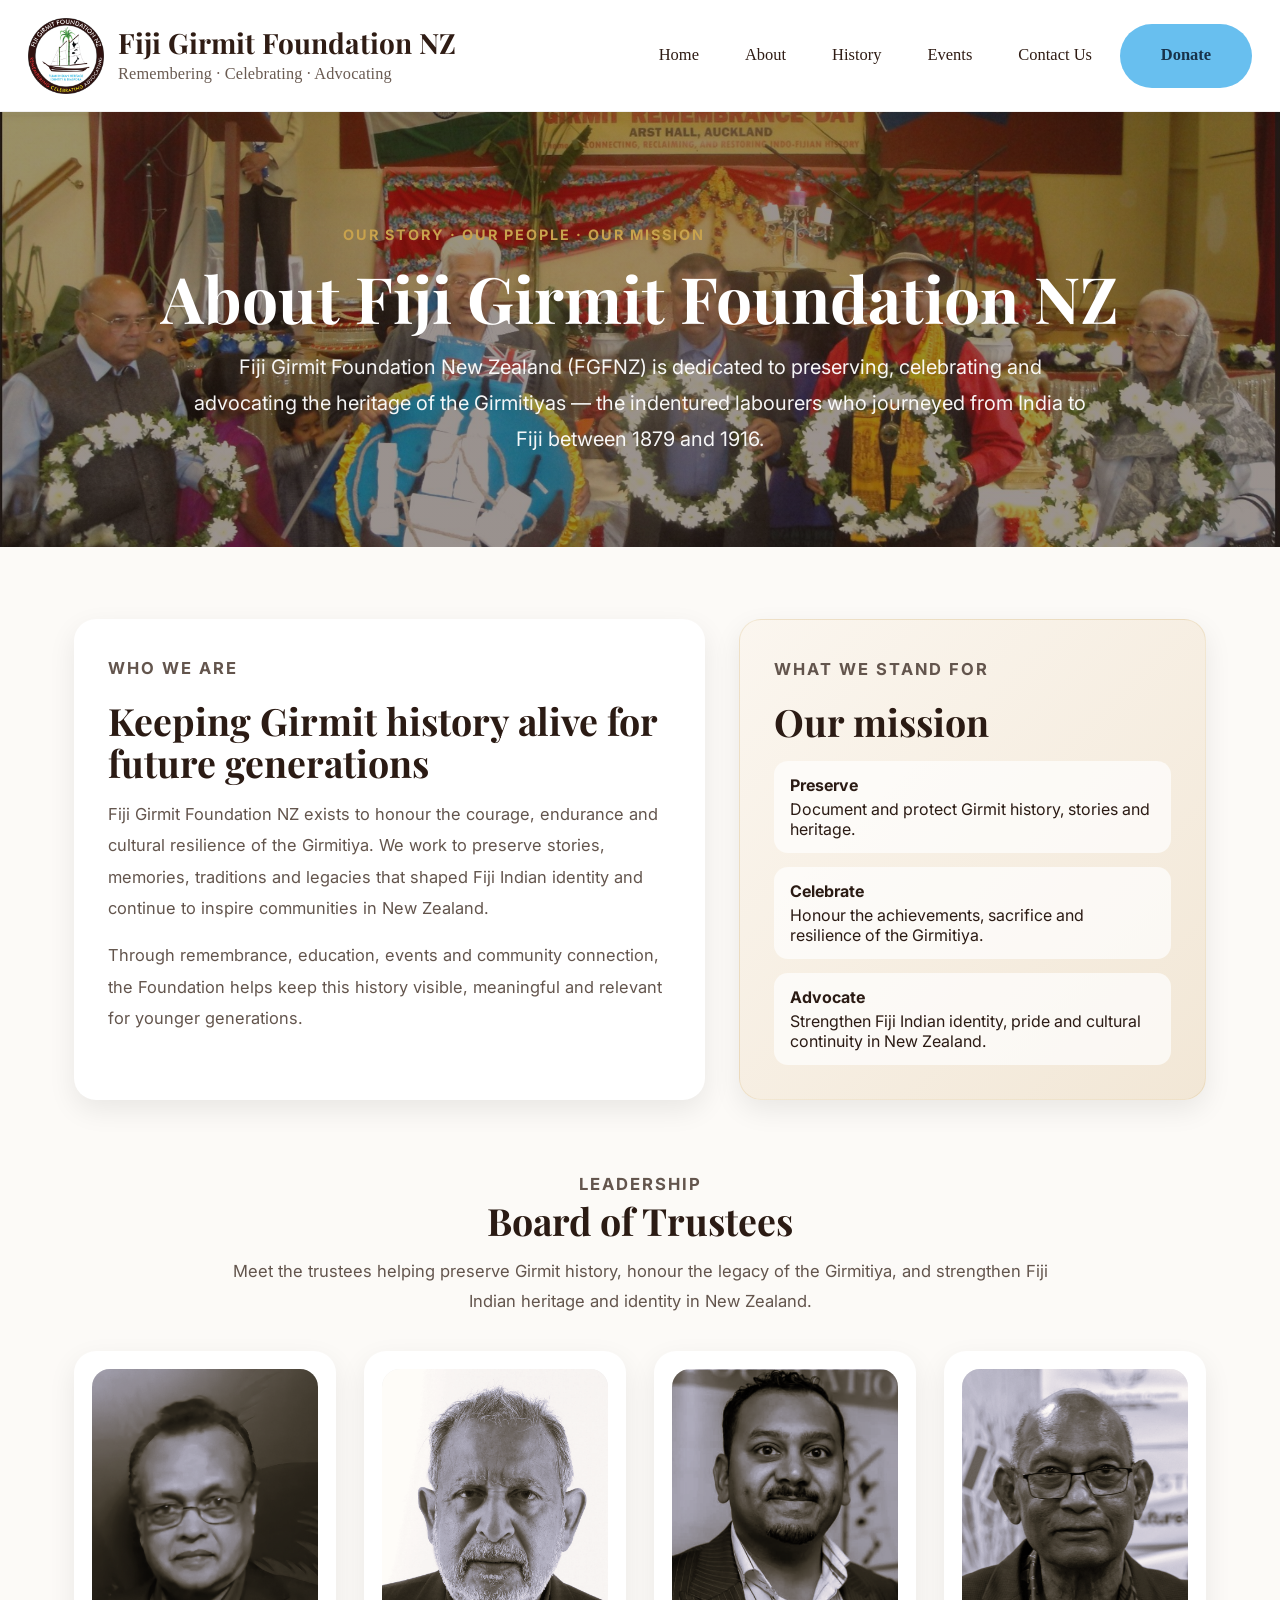
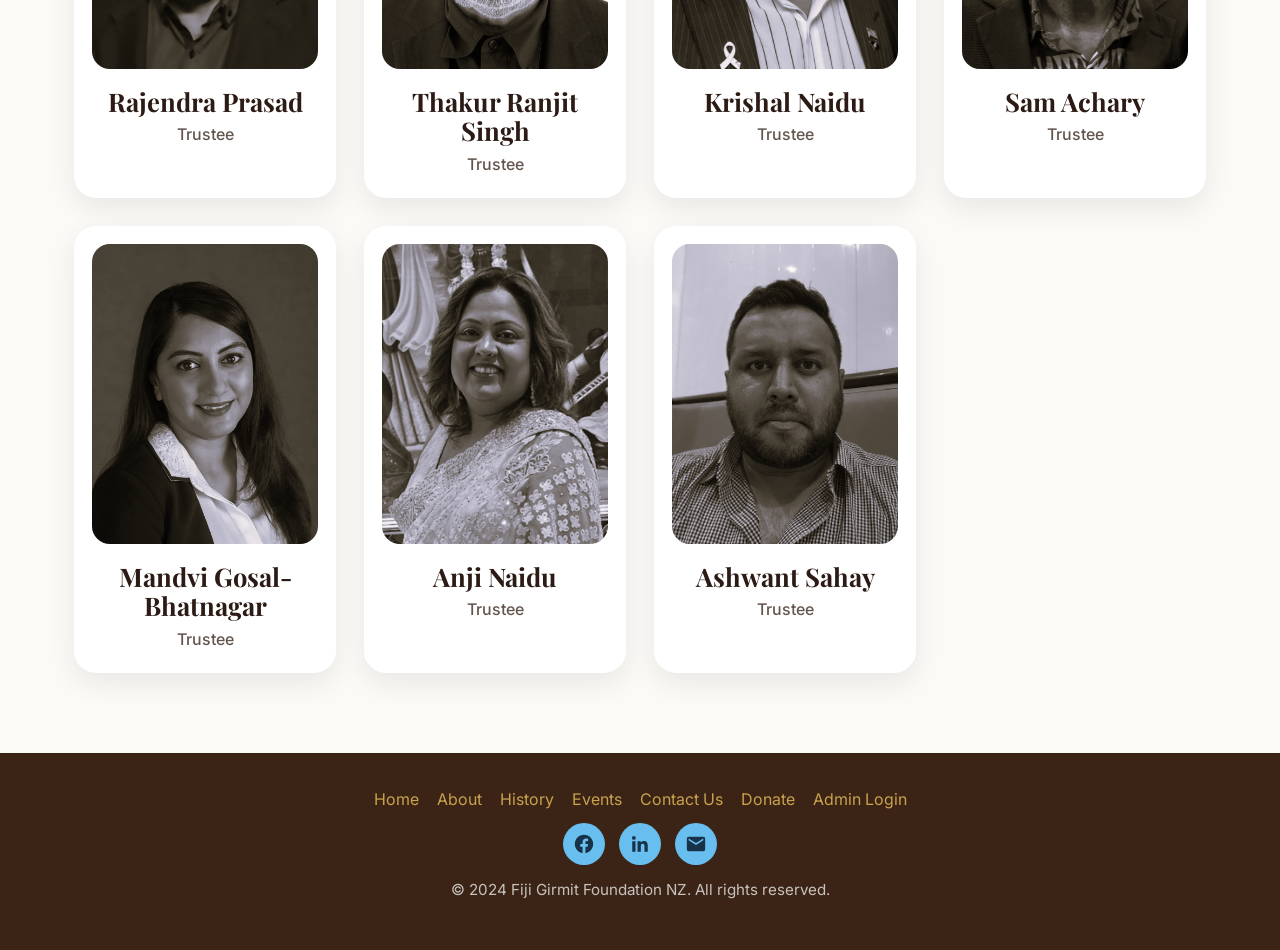
<file: about.html>
<!DOCTYPE html>

<html lang="en">
<head>
<meta charset="utf-8"/>
<meta content="width=device-width, initial-scale=1.0" name="viewport"/>
<title>About Us | Fiji Girmit Foundation NZ</title>
<link href="https://fonts.googleapis.com/css2?family=Inter:wght@400;500;600;700&amp;family=Playfair+Display:wght@400;600;700&amp;display=swap" rel="stylesheet"/>
<style>
:root{--primary-dark:#3b2416;--accent-gold:#c8a24d;--accent-cream:#f5efe7;--text-dark:#2b1b14;--text-light:#63554d;--white:#fff;--shadow:0 10px 28px rgba(0,0,0,.08)}
*{box-sizing:border-box}html{scroll-behavior:smooth}body{margin:0;font-family:Inter,Arial,sans-serif;color:var(--text-dark);background:#fcfaf7;overflow-x:hidden}a{text-decoration:none;color:inherit}.container{max-width:1180px;margin:0 auto;padding:0 24px}img{max-width:100%;display:block}
header{background:rgba(255,255,255,.96);position:sticky;top:0;z-index:1000;border-bottom:1px solid rgba(0,0,0,.06);backdrop-filter:blur(8px)}.header-container{max-width:1180px;margin:0 auto;padding:14px 24px;display:flex;justify-content:space-between;align-items:center;gap:20px}.logo-section{display:flex;align-items:center;gap:12px;min-width:230px}.logo-img{width:52px;height:52px;object-fit:contain}.logo-text h1{margin:0;font-family:"Playfair Display",serif;font-size:1.25rem;line-height:1}.logo-text p{margin:4px 0 0;color:var(--text-light);font-size:.9rem}nav{display:flex;align-items:center;gap:8px;flex-wrap:wrap}nav a{padding:10px 16px;border-radius:999px;font-weight:500;transition:.2s}nav a:hover,nav a.active,nav a[aria-current="page"],nav a:focus{background:#68BFEF!important;color:#18324A!important}.donate-btn{background:#68BFEF!important;color:#18324A!important;font-weight:700!important}
.about-hero{background:linear-gradient(rgba(43,27,20,.68),rgba(43,27,20,.68)),url("images/about-girmit-elders-banner.jpg") center/cover no-repeat;color:#fff;text-align:center;padding:110px 24px 90px}.about-hero .kicker{margin:0 0 16px;color:var(--accent-gold);font-size:.9rem;letter-spacing:2px;font-weight:700;text-transform:uppercase}.about-hero h1{margin:0 0 18px;font-family:"Playfair Display",serif;font-size:4rem;line-height:1.05}.about-hero p{max-width:900px;margin:0 auto;font-size:1.25rem;line-height:1.8;color:rgba(255,255,255,.95)}
.about-intro{padding:72px 0 40px}.intro-grid{display:grid;grid-template-columns:1.15fr .85fr;gap:34px;align-items:stretch}.intro-card,.mission-card{background:#fff;border-radius:22px;box-shadow:var(--shadow)}.intro-card{padding:34px 34px 26px}.section-label{margin:0 0 12px;color:var(--accent-gold);letter-spacing:2px;text-transform:uppercase;font-size:.85rem;font-weight:700}.intro-card h2,.mission-card h2,.trustees h2{margin:0 0 16px;font-family:"Playfair Display",serif;font-size:2.35rem;line-height:1.1}.intro-card p,.mission-card p{margin:0 0 16px;color:var(--text-light);line-height:1.9;font-size:1.03rem}.mission-card{background:linear-gradient(135deg,#fbf6ef,#f2e7d6);padding:34px;border:1px solid rgba(200,162,77,.18)}.mission-points{margin-top:18px;display:grid;gap:14px}.point{background:rgba(255,255,255,.7);border-radius:14px;padding:14px 16px}.point strong{display:block;margin-bottom:4px}
.trustees{padding:30px 0 80px}.trustees-head{text-align:center;max-width:840px;margin:0 auto 34px}.trustees-head p{margin:0;color:var(--text-light);line-height:1.8;font-size:1.04rem}.trustee-grid{display:grid;grid-template-columns:repeat(auto-fit,minmax(240px,1fr));gap:28px}.trustee{background:#fff;border-radius:22px;overflow:hidden;box-shadow:var(--shadow);transition:.22s;text-align:center;min-width:0}.trustee:hover{transform:translateY(-6px);box-shadow:0 16px 36px rgba(0,0,0,.12)}.trustee-photo{padding:18px 18px 0}.trustee img{width:100%;height:300px;object-fit:cover;object-position:center top;border-radius:18px;background:#eee}.trustee-body{padding:18px 18px 24px}.trustee h3{margin:0 0 8px;font-family:"Playfair Display",serif;font-size:1.6rem;line-height:1.15}.trustee .role{margin:0;color:var(--text-light);font-size:1rem;font-weight:500}
footer{background:var(--primary-dark);color:#fff;padding:36px 24px}.footer-content{max-width:1180px;margin:0 auto;text-align:center}.footer-links,.footer-social{display:flex;gap:18px;justify-content:center;flex-wrap:wrap;margin-bottom:14px}.footer-links a,.footer-social a{color:var(--accent-gold)}.footer-text{color:rgba(255,255,255,.72);font-size:.95rem}
@media(max-width:980px){.intro-grid{grid-template-columns:1fr}.about-hero h1{font-size:3rem}}
@media(max-width:720px){.header-container{flex-direction:column;align-items:flex-start;padding:14px 18px}.logo-img{width:46px;height:46px}nav{width:100%;gap:6px}nav a{padding:9px 12px;font-size:.92rem}.about-hero{padding:84px 20px 74px}.about-hero h1{font-size:2.5rem}.about-hero p{font-size:1.05rem}.intro-card,.mission-card{padding:26px 22px}.intro-card h2,.mission-card h2,.trustees h2{font-size:2rem}.trustee-grid{grid-template-columns:repeat(2,minmax(0,1fr));gap:14px}.trustee{border-radius:18px}.trustee-photo{padding:12px 12px 0}.trustee img{height:auto;aspect-ratio:3/4;object-fit:cover;border-radius:14px}.trustee-body{padding:12px 8px 16px}.trustee h3{font-size:1.12rem;line-height:1.1;margin-bottom:5px}.trustee .role{font-size:.86rem}.container{padding:0 16px}}
@media(max-width:360px){.trustee-grid{grid-template-columns:1fr}.trustee img{aspect-ratio:4/3}.trustee h3{font-size:1.25rem}}

/* Global logo/header format across all pages */
.header-container{max-width:1240px;margin:0 auto;padding:12px 24px;display:flex;justify-content:space-between;align-items:center;gap:22px}.logo-section{display:flex;align-items:center;gap:14px;min-width:360px;color:inherit}.logo-img{width:64px;height:64px;object-fit:contain;flex:0 0 auto}.logo-text h1{margin:0;font-family:"Playfair Display",serif;font-size:1.55rem;line-height:1.1;font-weight:700;color:inherit;white-space:nowrap}.logo-text p{margin:6px 0 0;color:var(--muted,var(--text-light,#63554d));font-size:.98rem;letter-spacing:.2px;white-space:nowrap}@media(max-width:900px){.header-container{align-items:flex-start}.logo-section{min-width:auto}.logo-text h1{font-size:1.35rem}.logo-text p{font-size:.88rem}.logo-img{width:56px;height:56px}nav{width:100%;}}@media(max-width:760px){.header-container{flex-direction:column;align-items:flex-start;padding:12px 18px}.logo-section{width:100%;gap:12px}.logo-img{width:52px;height:52px}.logo-text h1{font-size:1.15rem;white-space:normal}.logo-text p{font-size:.82rem;white-space:normal}}
.donate-btn:hover{background:#68BFEF!important;color:#18324A!important}


/* FINAL GLOBAL HEADER ALIGNMENT FIX
   Keeps the same logo, text size, nav level, hover colour and button sizing on every page. */
header{
  position: sticky !important;
  top: 0 !important;
  z-index: 1000 !important;
  background: rgba(255,255,255,.98) !important;
  padding: 0 !important;
  box-shadow: 0 2px 14px rgba(0,0,0,.06) !important;
  border-bottom: 1px solid rgba(0,0,0,.05) !important;
}
header .header-container,
header .header-inner{
  max-width: 1280px !important;
  min-height: 104px !important;
  margin: 0 auto !important;
  padding: 14px 28px !important;
  display: flex !important;
  align-items: center !important;
  justify-content: space-between !important;
  gap: 28px !important;
  width: 100% !important;
  box-sizing: border-box !important;
}
header .logo-section,
header .brand{
  display: flex !important;
  align-items: center !important;
  gap: 14px !important;
  min-width: 430px !important;
  flex: 0 0 auto !important;
  color: #2d1d14 !important;
  text-decoration: none !important;
}
header .logo-img,
header .brand img{
  width: 72px !important;
  height: 72px !important;
  object-fit: contain !important;
  flex: 0 0 auto !important;
}
header .logo-text h1,
header .brand h1{
  margin: 0 !important;
  padding: 0 !important;
  font-family: "Playfair Display", Georgia, serif !important;
  font-size: 1.75rem !important;
  line-height: 1.08 !important;
  font-weight: 700 !important;
  color: #2d1d14 !important;
  white-space: nowrap !important;
}
header .logo-text p,
header .brand p{
  margin: 6px 0 0 !important;
  padding: 0 !important;
  font-family: "Lora", Georgia, serif !important;
  font-size: 1.03rem !important;
  line-height: 1.2 !important;
  font-weight: 400 !important;
  letter-spacing: .15px !important;
  color: #6d5d54 !important;
  white-space: nowrap !important;
}
header nav{
  display: flex !important;
  align-items: center !important;
  justify-content: flex-end !important;
  gap: 10px !important;
  flex-wrap: nowrap !important;
  width: auto !important;
  margin: 0 !important;
  padding: 0 !important;
}
header nav a{
  display: inline-flex !important;
  align-items: center !important;
  justify-content: center !important;
  min-height: 46px !important;
  padding: 0 20px !important;
  border-radius: 999px !important;
  background: transparent !important;
  color: #2d1d14 !important;
  font-family: "Lora", Georgia, serif !important;
  font-size: 1.05rem !important;
  line-height: 1 !important;
  font-weight: 500 !important;
  text-decoration: none !important;
  transition: background .2s ease, color .2s ease, transform .2s ease !important;
}
header nav a:hover,
header nav a.active,
header nav a[aria-current="page"],
header nav a:focus{
  background: #68BFEF !important;
  color: #18324A !important;
}
header nav a.donate-btn,
header nav .donate-btn{
  min-height: 56px !important;
  padding: 0 32px !important;
  background: #68BFEF !important;
  color: #18324A !important;
  font-weight: 700 !important;
}
header nav a.donate-btn:hover,
header nav .donate-btn:hover,
header nav a.donate-btn:focus,
header nav .donate-btn:focus{
  background: #68BFEF !important;
  color: #18324A !important;
  transform: translateY(-1px) !important;
}
@media (max-width: 1100px){
  header .header-container,
  header .header-inner{
    align-items: flex-start !important;
    flex-direction: column !important;
    gap: 14px !important;
    min-height: auto !important;
    padding: 12px 20px !important;
  }
  header .logo-section,
  header .brand{
    min-width: 0 !important;
    width: 100% !important;
  }
  header nav{
    width: 100% !important;
    justify-content: flex-start !important;
    flex-wrap: wrap !important;
  }
}
@media (max-width: 760px){
  header .header-container,
  header .header-inner{
    padding: 12px 16px !important;
  }
  header .logo-img,
  header .brand img{
    width: 56px !important;
    height: 56px !important;
  }
  header .logo-text h1,
  header .brand h1{
    font-size: 1.28rem !important;
    white-space: normal !important;
  }
  header .logo-text p,
  header .brand p{
    font-size: .88rem !important;
    white-space: normal !important;
  }
  header nav{
    gap: 7px !important;
  }
  header nav a{
    min-height: 40px !important;
    padding: 0 13px !important;
    font-size: .94rem !important;
  }
  header nav a.donate-btn,
  header nav .donate-btn{
    min-height: 42px !important;
    padding: 0 18px !important;
  }
}



/* FINAL FIX: same global header height/style on every page + blue only on hover */
header{
  position: sticky !important;
  top: 0 !important;
  z-index: 1000 !important;
  background: rgba(255,255,255,.98) !important;
  padding: 0 !important;
  margin: 0 !important;
  min-height: 104px !important;
  display: flex !important;
  align-items: center !important;
  border-bottom: 1px solid rgba(47,28,20,.08) !important;
  box-shadow: 0 2px 12px rgba(0,0,0,.05) !important;
}
header .header-container,
header .header-inner{
  width: 100% !important;
  max-width: 1280px !important;
  min-height: 104px !important;
  margin: 0 auto !important;
  padding: 14px 28px !important;
  display: flex !important;
  align-items: center !important;
  justify-content: space-between !important;
  gap: 28px !important;
  box-sizing: border-box !important;
}
header .logo-section,
header .brand{
  display: flex !important;
  align-items: center !important;
  gap: 14px !important;
  min-width: 430px !important;
  flex: 0 0 auto !important;
  color: #2d1d14 !important;
  text-decoration: none !important;
}
header .logo-img,
header .brand img{
  width: 72px !important;
  height: 72px !important;
  object-fit: contain !important;
  flex: 0 0 72px !important;
}
header .logo-text h1,
header .brand h1{
  margin: 0 !important;
  padding: 0 !important;
  font-family: "Playfair Display", Georgia, serif !important;
  font-size: 1.75rem !important;
  line-height: 1.08 !important;
  font-weight: 700 !important;
  color: #2d1d14 !important;
  letter-spacing: 0 !important;
  white-space: nowrap !important;
}
header .logo-text p,
header .brand p{
  margin: 6px 0 0 !important;
  padding: 0 !important;
  font-family: "Lora", Georgia, serif !important;
  font-size: 1.03rem !important;
  line-height: 1.2 !important;
  font-weight: 400 !important;
  letter-spacing: .15px !important;
  color: #6d5d54 !important;
  white-space: nowrap !important;
}
header nav{
  display: flex !important;
  align-items: center !important;
  justify-content: flex-end !important;
  gap: 10px !important;
  flex-wrap: nowrap !important;
  width: auto !important;
  margin: 0 !important;
  padding: 0 !important;
}
header nav a{
  display: inline-flex !important;
  align-items: center !important;
  justify-content: center !important;
  min-height: 46px !important;
  padding: 0 20px !important;
  border-radius: 999px !important;
  background: transparent !important;
  color: #2d1d14 !important;
  font-family: "Lora", Georgia, serif !important;
  font-size: 1.05rem !important;
  line-height: 1 !important;
  font-weight: 500 !important;
  text-decoration: none !important;
  transition: background .2s ease, color .2s ease, transform .2s ease !important;
}
header nav a.active:not(.donate-btn),
header nav a[aria-current="page"]:not(.donate-btn){
  background: transparent !important;
  color: #2d1d14 !important;
}
header nav a:hover,
header nav a:focus{
  background: #68BFEF !important;
  color: #18324A !important;
}
header nav a.donate-btn,
header nav .donate-btn{
  min-height: 56px !important;
  padding: 0 32px !important;
  background: #68BFEF !important;
  color: #18324A !important;
  font-weight: 700 !important;
}
header nav a.donate-btn:hover,
header nav .donate-btn:hover,
header nav a.donate-btn:focus,
header nav .donate-btn:focus{
  background: #68BFEF !important;
  color: #18324A !important;
  transform: translateY(-1px) !important;
}
@media (max-width: 1100px){
  header{
    min-height: auto !important;
  }
  header .header-container,
  header .header-inner{
    align-items: flex-start !important;
    flex-direction: column !important;
    gap: 14px !important;
    min-height: auto !important;
    padding: 12px 20px !important;
  }
  header .logo-section,
  header .brand{
    min-width: 0 !important;
    width: 100% !important;
  }
  header nav{
    width: 100% !important;
    justify-content: flex-start !important;
    flex-wrap: wrap !important;
    gap: 8px !important;
  }
}
@media (max-width: 640px){
  header .header-container,
  header .header-inner{
    padding: 10px 14px !important;
  }
  header .logo-img,
  header .brand img{
    width: 58px !important;
    height: 58px !important;
    flex-basis: 58px !important;
  }
  header .logo-text h1,
  header .brand h1{
    font-size: 1.28rem !important;
    white-space: normal !important;
  }
  header .logo-text p,
  header .brand p{
    font-size: .82rem !important;
    white-space: normal !important;
  }
  header nav a{
    min-height: 40px !important;
    padding: 0 12px !important;
    font-size: .92rem !important;
  }
  header nav a.donate-btn,
  header nav .donate-btn{
    min-height: 42px !important;
    padding: 0 18px !important;
  }
}


/* FINAL LOCKED GLOBAL HEADER + FOOTER FIX
   Same height, font, spacing and hover behaviour on every page. */
:root{--fgfnz-blue:#68BFEF;--fgfnz-ink:#2d1d14;--fgfnz-muted:#6d5d54;--fgfnz-brown:#3d2817;}
html,body{overflow-x:hidden!important;}
header{position:sticky!important;top:0!important;z-index:1000!important;background:rgba(255,255,255,.98)!important;padding:0!important;box-shadow:0 2px 14px rgba(0,0,0,.06)!important;border-bottom:1px solid rgba(0,0,0,.05)!important;}
header .header-container,header .header-inner{max-width:1280px!important;min-height:104px!important;margin:0 auto!important;padding:14px 28px!important;display:flex!important;align-items:center!important;justify-content:space-between!important;gap:28px!important;width:100%!important;box-sizing:border-box!important;}
header .logo-section,header .brand{display:flex!important;align-items:center!important;gap:14px!important;min-width:430px!important;flex:0 0 auto!important;color:var(--fgfnz-ink)!important;text-decoration:none!important;}
header .logo-img,header .brand img{width:72px!important;height:72px!important;object-fit:contain!important;flex:0 0 auto!important;}
header .logo-text h1,header .brand h1{margin:0!important;padding:0!important;font-family:"Playfair Display",Georgia,serif!important;font-size:1.75rem!important;line-height:1.08!important;font-weight:700!important;color:var(--fgfnz-ink)!important;white-space:nowrap!important;}
header .logo-text p,header .brand p{margin:6px 0 0!important;padding:0!important;font-family:"Lora",Georgia,serif!important;font-size:1.03rem!important;line-height:1.2!important;font-weight:400!important;letter-spacing:.15px!important;color:var(--fgfnz-muted)!important;white-space:nowrap!important;}
header nav{display:flex!important;align-items:center!important;justify-content:flex-end!important;gap:10px!important;flex-wrap:nowrap!important;width:auto!important;margin:0!important;padding:0!important;}
header nav a{display:inline-flex!important;align-items:center!important;justify-content:center!important;min-height:46px!important;padding:0 20px!important;border-radius:999px!important;background:transparent!important;color:var(--fgfnz-ink)!important;font-family:"Lora",Georgia,serif!important;font-size:1.05rem!important;line-height:1!important;font-weight:500!important;text-decoration:none!important;transition:background .2s ease,color .2s ease,transform .2s ease!important;}
header nav a.active:not(.donate-btn),header nav a[aria-current="page"]:not(.donate-btn){background:transparent!important;color:var(--fgfnz-ink)!important;}
header nav a:not(.donate-btn):hover,header nav a:not(.donate-btn):focus{background:var(--fgfnz-blue)!important;color:#18324A!important;}
header nav a.donate-btn,header nav .donate-btn{min-height:56px!important;padding:0 32px!important;background:var(--fgfnz-blue)!important;color:#18324A!important;font-weight:700!important;}
header nav a.donate-btn:hover,header nav .donate-btn:hover,header nav a.donate-btn:focus,header nav .donate-btn:focus{background:var(--fgfnz-blue)!important;color:#18324A!important;transform:translateY(-1px)!important;}
.footer-social{display:flex!important;justify-content:center!important;align-items:center!important;gap:14px!important;margin:12px 0 12px!important;}
.footer-social .social-icon{width:42px!important;height:42px!important;border-radius:999px!important;display:inline-flex!important;align-items:center!important;justify-content:center!important;background:var(--fgfnz-blue)!important;color:#18324A!important;text-decoration:none!important;transition:transform .2s ease,opacity .2s ease!important;}
.footer-social .social-icon:hover{transform:translateY(-2px)!important;opacity:.92!important;}
.footer-social .social-icon svg{width:22px!important;height:22px!important;fill:currentColor!important;display:block!important;}
@media (max-width:1100px){header .header-container,header .header-inner{align-items:flex-start!important;flex-direction:column!important;gap:14px!important;min-height:auto!important;padding:12px 20px!important;}header .logo-section,header .brand{min-width:0!important;width:100%!important;}header nav{width:100%!important;justify-content:flex-start!important;flex-wrap:wrap!important;}}
@media (max-width:760px){header .header-container,header .header-inner{padding:12px 16px!important;}header .logo-img,header .brand img{width:56px!important;height:56px!important;}header .logo-text h1,header .brand h1{font-size:1.18rem!important;white-space:normal!important;}header .logo-text p,header .brand p{font-size:.82rem!important;white-space:normal!important;}header nav{gap:6px!important;}header nav a{min-height:40px!important;padding:0 12px!important;font-size:.92rem!important;}header nav a.donate-btn,header nav .donate-btn{min-height:42px!important;padding:0 18px!important;}}

.about-hero{background:linear-gradient(rgba(43,27,20,.48),rgba(43,27,20,.48)),url("images/about-girmit-elders-banner.jpg") center/cover no-repeat!important;}
</style>
<link rel="stylesheet" href="site-style.css?v=fgfnz-hard-lock-20260503">
<style id="fgfnz-final-header-lock">

/* === FGFNZ TRUE FINAL LOCK: one identical header/nav on every page === */
:root{
  --fgfnz-blue:#68BFEF;
  --fgfnz-ink:#2f1c14;
  --fgfnz-muted:#6a5b52;
}
html{scroll-padding-top:112px!important;}
body > header.fgfnz-global-header,
header.fgfnz-global-header{
  position:sticky!important;
  top:0!important;
  z-index:9999!important;
  width:100%!important;
  min-height:112px!important;
  max-height:112px!important;
  height:112px!important;
  padding:0!important;
  margin:0!important;
  background:#fff!important;
  border:0!important;
  border-bottom:1px solid rgba(0,0,0,.06)!important;
  box-shadow:0 2px 12px rgba(0,0,0,.06)!important;
  backdrop-filter:none!important;
  overflow:visible!important;
}
body > header.fgfnz-global-header > .header-container,
body > header.fgfnz-global-header > .header-inner,
header.fgfnz-global-header > .header-container,
header.fgfnz-global-header > .header-inner{
  max-width:1280px!important;
  height:112px!important;
  min-height:112px!important;
  max-height:112px!important;
  margin:0 auto!important;
  padding:0 28px!important;
  display:flex!important;
  align-items:center!important;
  justify-content:space-between!important;
  gap:28px!important;
  box-sizing:border-box!important;
}
header.fgfnz-global-header .logo-section,
header.fgfnz-global-header .brand{
  display:flex!important;
  align-items:center!important;
  gap:14px!important;
  flex:0 0 430px!important;
  min-width:430px!important;
  height:84px!important;
  margin:0!important;
  padding:0!important;
  color:var(--fgfnz-ink)!important;
  text-decoration:none!important;
}
header.fgfnz-global-header .logo-img,
header.fgfnz-global-header .brand img{
  width:76px!important;
  height:76px!important;
  min-width:76px!important;
  min-height:76px!important;
  max-width:76px!important;
  max-height:76px!important;
  object-fit:contain!important;
  display:block!important;
  margin:0!important;
  padding:0!important;
  flex:0 0 76px!important;
}
header.fgfnz-global-header .logo-text,
header.fgfnz-global-header .brand > div{
  height:62px!important;
  display:flex!important;
  flex-direction:column!important;
  justify-content:center!important;
  margin:0!important;
  padding:0!important;
}
header.fgfnz-global-header .logo-text h1,
header.fgfnz-global-header .brand h1{
  margin:0!important;
  padding:0!important;
  font-family:"Playfair Display",Georgia,serif!important;
  font-size:1.75rem!important;
  line-height:1.06!important;
  font-weight:700!important;
  color:var(--fgfnz-ink)!important;
  white-space:nowrap!important;
  letter-spacing:0!important;
}
header.fgfnz-global-header .logo-text p,
header.fgfnz-global-header .brand p{
  margin:6px 0 0!important;
  padding:0!important;
  font-family:"Lora",Georgia,serif!important;
  font-size:1.02rem!important;
  line-height:1.2!important;
  font-weight:400!important;
  color:var(--fgfnz-muted)!important;
  white-space:nowrap!important;
  letter-spacing:.15px!important;
}
header.fgfnz-global-header nav{
  display:flex!important;
  align-items:center!important;
  justify-content:flex-end!important;
  flex:1 1 auto!important;
  gap:10px!important;
  width:auto!important;
  height:64px!important;
  min-height:64px!important;
  max-height:64px!important;
  margin:0!important;
  padding:0!important;
  flex-wrap:nowrap!important;
}
header.fgfnz-global-header nav a{
  display:inline-flex!important;
  align-items:center!important;
  justify-content:center!important;
  box-sizing:border-box!important;
  height:48px!important;
  min-height:48px!important;
  max-height:48px!important;
  margin:0!important;
  padding:0 18px!important;
  border:0!important;
  border-radius:999px!important;
  background:transparent!important;
  color:var(--fgfnz-ink)!important;
  font-family:"Lora",Georgia,serif!important;
  font-size:1.03rem!important;
  line-height:1!important;
  font-weight:500!important;
  text-decoration:none!important;
  transform:none!important;
  box-shadow:none!important;
  transition:background .18s ease,color .18s ease!important;
}
header.fgfnz-global-header nav a.active:not(.donate-btn),
header.fgfnz-global-header nav a[aria-current="page"]:not(.donate-btn),
header.fgfnz-global-header nav a:focus:not(.donate-btn){
  background:transparent!important;
  color:var(--fgfnz-ink)!important;
}
header.fgfnz-global-header nav a:not(.donate-btn):hover{
  background:var(--fgfnz-blue)!important;
  color:#18324A!important;
}
header.fgfnz-global-header nav a.donate-btn,
header.fgfnz-global-header nav .donate-btn{
  height:64px!important;
  min-height:64px!important;
  max-height:64px!important;
  min-width:132px!important;
  padding:0 30px!important;
  background:var(--fgfnz-blue)!important;
  color:#18324A!important;
  font-weight:700!important;
  border-radius:999px!important;
}
header.fgfnz-global-header nav a.donate-btn:hover,
header.fgfnz-global-header nav a.donate-btn:focus{
  background:var(--fgfnz-blue)!important;
  color:#18324A!important;
  transform:none!important;
}
@media (max-width:1100px){
  body > header.fgfnz-global-header,header.fgfnz-global-header{height:auto!important;max-height:none!important;min-height:0!important;}
  body > header.fgfnz-global-header > .header-container,body > header.fgfnz-global-header > .header-inner,header.fgfnz-global-header > .header-container,header.fgfnz-global-header > .header-inner{height:auto!important;min-height:0!important;max-height:none!important;padding:12px 18px!important;flex-direction:column!important;align-items:flex-start!important;gap:12px!important;}
  header.fgfnz-global-header .logo-section,header.fgfnz-global-header .brand{flex:0 0 auto!important;width:100%!important;min-width:0!important;}
  header.fgfnz-global-header nav{width:100%!important;height:auto!important;min-height:0!important;max-height:none!important;justify-content:flex-start!important;flex-wrap:wrap!important;}
}
@media (max-width:760px){
  header.fgfnz-global-header .logo-section,header.fgfnz-global-header .brand{height:60px!important;gap:10px!important;}
  header.fgfnz-global-header .logo-img,header.fgfnz-global-header .brand img{width:56px!important;height:56px!important;min-width:56px!important;min-height:56px!important;max-width:56px!important;max-height:56px!important;flex-basis:56px!important;}
  header.fgfnz-global-header .logo-text h1,header.fgfnz-global-header .brand h1{font-size:1.15rem!important;white-space:normal!important;}
  header.fgfnz-global-header .logo-text p,header.fgfnz-global-header .brand p{font-size:.82rem!important;white-space:normal!important;}
  header.fgfnz-global-header nav a{height:40px!important;min-height:40px!important;max-height:40px!important;padding:0 12px!important;font-size:.92rem!important;}
  header.fgfnz-global-header nav a.donate-btn{height:42px!important;min-height:42px!important;max-height:42px!important;min-width:88px!important;padding:0 18px!important;}
}
/* Event cards: no broken-looking alt text; cover first, consistent shape */
.media{background:#efe6da!important;position:relative!important;overflow:hidden!important;}
.media img{width:100%!important;height:100%!important;object-fit:cover!important;display:block!important;}
.media .media-placeholder{height:100%;min-height:180px;display:flex;align-items:center;justify-content:center;text-align:center;color:#6a5b52;padding:24px;}
</style>
</head>
<body>
<header class="fgfnz-global-header"><div class="header-container"><a class="logo-section" href="index.html"><img alt="Fiji Girmit Foundation NZ Logo" class="logo-img" src="logo.jpg"/><div class="logo-text"><h1>Fiji Girmit Foundation NZ</h1><p>Remembering · Celebrating · Advocating</p></div></a><nav><a href="index.html">Home</a><a href="about.html">About</a><a href="history.html">History</a><a href="events.html">Events</a><a href="contact.html">Contact Us</a><a class="donate-btn" href="donate.html">Donate</a></nav></div></header>
<section class="about-hero"><div class="container"><p class="kicker">Our Story · Our People · Our Mission</p><h1>About Fiji Girmit Foundation NZ</h1><p>Fiji Girmit Foundation New Zealand (FGFNZ) is dedicated to preserving, celebrating and advocating the heritage of the Girmitiyas — the indentured labourers who journeyed from India to Fiji between 1879 and 1916.</p></div></section>
<section class="about-intro"><div class="container"><div class="intro-grid"><div class="intro-card"><p class="section-label">Who We Are</p><h2>Keeping Girmit history alive for future generations</h2><p>Fiji Girmit Foundation NZ exists to honour the courage, endurance and cultural resilience of the Girmitiya. We work to preserve stories, memories, traditions and legacies that shaped Fiji Indian identity and continue to inspire communities in New Zealand.</p><p>Through remembrance, education, events and community connection, the Foundation helps keep this history visible, meaningful and relevant for younger generations.</p></div><div class="mission-card"><p class="section-label">What We Stand For</p><h2>Our mission</h2><div class="mission-points"><div class="point"><strong>Preserve</strong>Document and protect Girmit history, stories and heritage.</div><div class="point"><strong>Celebrate</strong>Honour the achievements, sacrifice and resilience of the Girmitiya.</div><div class="point"><strong>Advocate</strong>Strengthen Fiji Indian identity, pride and cultural continuity in New Zealand.</div></div></div></div></div></section>
<section class="trustees"><div class="container"><div class="trustees-head"><p class="section-label">Leadership</p><h2>Board of Trustees</h2><p>Meet the trustees helping preserve Girmit history, honour the legacy of the Girmitiya, and strengthen Fiji Indian heritage and identity in New Zealand.</p></div><div class="trustee-grid">
<div class="trustee"><div class="trustee-photo"><img alt="Rajendra Prasad" src="rajendra prasad.png"/></div><div class="trustee-body"><h3>Rajendra Prasad</h3><p class="role">Trustee</p></div></div>
<div class="trustee"><div class="trustee-photo"><img alt="Thakur Ranjit Singh" src="thakur ranjit.png"/></div><div class="trustee-body"><h3>Thakur Ranjit Singh</h3><p class="role">Trustee</p></div></div>
<div class="trustee"><div class="trustee-photo"><img alt="Krishal Naidu" src="krishal naidu.png"/></div><div class="trustee-body"><h3>Krishal Naidu</h3><p class="role">Trustee</p></div></div>
<div class="trustee"><div class="trustee-photo"><img alt="Sam Achary" src="sam achary.png"/></div><div class="trustee-body"><h3>Sam Achary</h3><p class="role">Trustee</p></div></div>
<div class="trustee"><div class="trustee-photo"><img alt="Mandvi Gosal-Bhatnagar" src="mandvi gosal-bhatnagar.png"/></div><div class="trustee-body"><h3>Mandvi Gosal-Bhatnagar</h3><p class="role">Trustee</p></div></div>
<div class="trustee"><div class="trustee-photo"><img alt="Anji Naidu" src="anji naidu.png"/></div><div class="trustee-body"><h3>Anji Naidu</h3><p class="role">Trustee</p></div></div>
<div class="trustee"><div class="trustee-photo"><img alt="Ashwant Sahay" src="ashwant sahay.png"/></div><div class="trustee-body"><h3>Ashwant Sahay</h3><p class="role">Trustee</p></div></div>
</div></div></section>
<footer><div class="footer-inner footer-content"><div class="footer-links"><a href="index.html">Home</a><a href="about.html">About</a><a href="history.html">History</a><a href="events.html">Events</a><a href="contact.html">Contact Us</a><a href="donate.html">Donate</a><a href="/admin/">Admin Login</a></div><div class="footer-social" aria-label="Social links"><a class="social-icon" href="https://www.facebook.com/FijiGirmitFoundationNz" rel="noopener" target="_blank" aria-label="Facebook"><svg viewBox="0 0 24 24" aria-hidden="true"><path d="M22 12.06C22 6.51 17.52 2 12 2S2 6.51 2 12.06c0 5.02 3.66 9.18 8.44 9.94v-7.03H7.9v-2.91h2.54V9.84c0-2.52 1.49-3.91 3.77-3.91 1.09 0 2.23.2 2.23.2v2.47h-1.26c-1.24 0-1.63.78-1.63 1.57v1.89h2.78l-.44 2.91h-2.34V22C18.34 21.24 22 17.08 22 12.06z"/></svg></a><a class="social-icon" href="https://www.linkedin.com/company/fiji-girmit-foundation-nz/about/" rel="noopener" target="_blank" aria-label="LinkedIn"><svg viewBox="0 0 24 24" aria-hidden="true"><path d="M20.45 20.45h-3.56v-5.58c0-1.33-.02-3.04-1.85-3.04-1.85 0-2.14 1.45-2.14 2.94v5.68H9.34V9h3.42v1.56h.05c.48-.9 1.64-1.85 3.37-1.85 3.61 0 4.27 2.38 4.27 5.47v6.27zM5.32 7.43a2.06 2.06 0 1 1 0-4.12 2.06 2.06 0 0 1 0 4.12zM7.1 20.45H3.54V9H7.1v11.45z"/></svg></a><a class="social-icon" href="mailto:admin@fijigirmit.org.nz" aria-label="Email"><svg viewBox="0 0 24 24" aria-hidden="true"><path d="M20 4H4a2 2 0 0 0-2 2v12a2 2 0 0 0 2 2h16a2 2 0 0 0 2-2V6a2 2 0 0 0-2-2zm0 4-8 5L4 8V6l8 5 8-5v2z"/></svg></a></div><p class="footer-text">© 2024 Fiji Girmit Foundation NZ. All rights reserved.</p></div></footer>
</body>
</html>
</file>
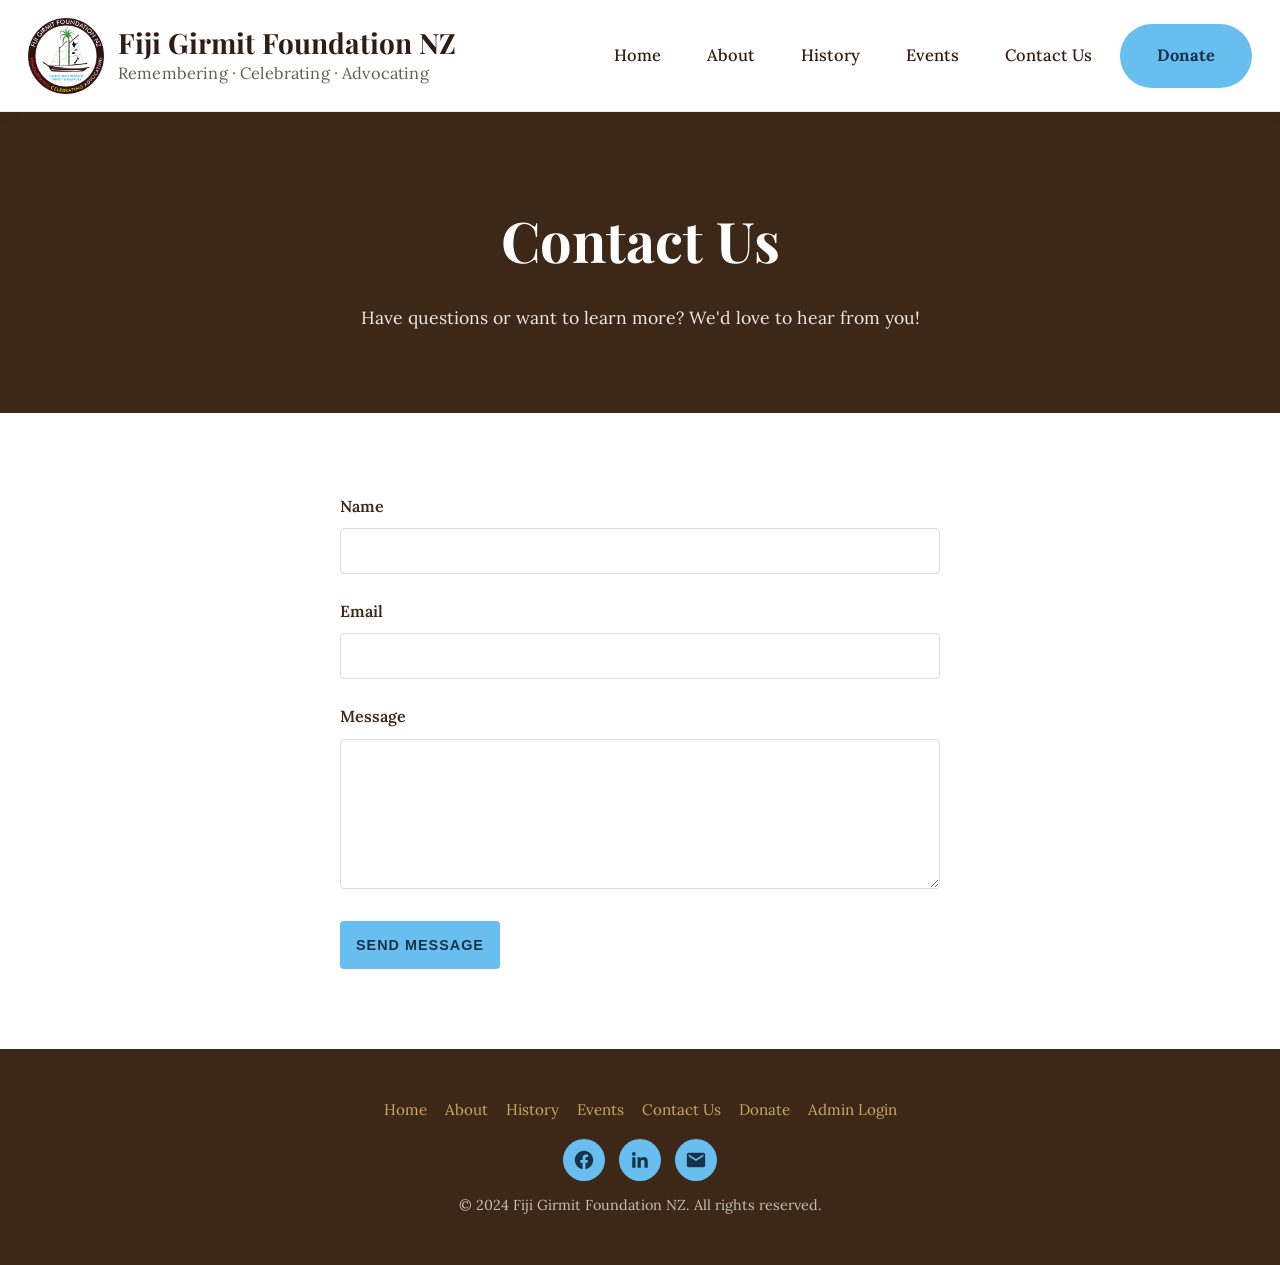
<file: contact.html>
<!DOCTYPE html>

<html lang="en">
<head>
<meta charset="utf-8"/>
<meta content="width=device-width, initial-scale=1.0" name="viewport"/>
<title>Contact Us - Fiji Girmit Foundation NZ</title>
<link href="https://fonts.googleapis.com/css2?family=Playfair+Display:wght@400;600;700&amp;family=Lora:wght@400;500;600&amp;display=swap" rel="stylesheet"/>
<style>
*{margin:0;padding:0;box-sizing:border-box}:root{--primary-dark:#3d2817;--accent-gold:#c9a961;--accent-cream:#f4ede4;--text-dark:#2c2c2c;--text-light:#6b6b6b;--white:#fff}body{font-family:'Lora',serif;color:var(--text-dark);line-height:1.7;overflow-x:hidden}a{text-decoration:none;color:inherit}header{background:var(--white);padding:1rem 0;position:sticky;top:0;z-index:1000;box-shadow:0 2px 8px rgba(0,0,0,.08)}.header-container{max-width:1200px;margin:0 auto;padding:0 2rem;display:flex;justify-content:space-between;align-items:center;gap:20px}.logo-section{display:flex;align-items:center;gap:1rem;color:var(--text-dark)}.logo-img{width:60px;height:60px;object-fit:contain}.logo-text h1{font-family:'Playfair Display',serif;font-size:1.1rem;font-weight:700}.logo-text p{font-size:.75rem;color:var(--text-light);letter-spacing:.5px}nav{display:flex;align-items:center;gap:.5rem;flex-wrap:wrap}nav a{color:var(--text-dark);padding:.5rem 1.2rem;border-radius:25px;transition:.3s;font-size:.95rem}nav a:hover,nav a.active,nav a[aria-current="page"],nav a:focus{background:#68BFEF!important;color:#18324A!important}.donate-btn{background:#68BFEF!important;color:#18324A!important;padding:.7rem 1.8rem!important;border-radius:25px!important;font-weight:600!important;display:inline-block!important}.contact-hero{background:var(--primary-dark);color:#fff;padding:5rem 2rem;text-align:center}.contact-hero h1{font-family:'Playfair Display',serif;font-size:3.5rem;margin-bottom:1rem}.contact-hero p{font-size:1.1rem;max-width:700px;margin:0 auto;color:rgba(255,255,255,.9)}section{padding:5rem 2rem}.container{max-width:1200px;margin:0 auto}.contact-content{max-width:600px;margin:0 auto;background:#fff}.contact-form{display:grid;gap:1.5rem}.form-group{text-align:left}.form-group label{display:block;margin-bottom:.5rem;font-weight:600;color:var(--primary-dark)}.form-group input,.form-group textarea{width:100%;padding:.75rem;border:1px solid #ddd;border-radius:4px;font-family:'Lora',serif;font-size:1rem;transition:border-color .3s}.form-group input:focus,.form-group textarea:focus{outline:none;border-color:var(--accent-gold)}.form-group textarea{resize:vertical;min-height:150px}.form-group button{background:#68BFEF;color:#18324A;padding:1rem;border:none;border-radius:4px;font-weight:bold;cursor:pointer;transition:.3s;text-transform:uppercase;letter-spacing:1px;font-size:.9rem}.form-group button:hover{background:#43A9DD;transform:translateY(-2px)}#formSuccessMessage{display:none;margin-top:1rem;padding:14px 16px;border-radius:12px;background:#eef7ef;color:#2e5b34;font-weight:600}footer{background:var(--primary-dark);color:#fff;padding:3rem 2rem;text-align:center}.footer-content{max-width:1200px;margin:0 auto}.footer-links,.footer-social{display:flex;gap:18px;justify-content:center;flex-wrap:wrap;margin-bottom:1rem}.footer-links a,.footer-social a{color:var(--accent-gold);font-size:.95rem}.footer-links a:hover,.footer-social a:hover{color:var(--accent-cream)}.footer-text{color:rgba(255,255,255,.7);font-size:.9rem}
@media(max-width:768px){.header-container{flex-direction:column;align-items:flex-start;padding:0 1rem}nav{width:100%;gap:.3rem}nav a{padding:.45rem .8rem;font-size:.9rem}.donate-btn{padding:.55rem 1rem!important}.contact-hero{padding:4rem 1.2rem}.contact-hero h1{font-size:2.5rem}.contact-hero p{font-size:1rem}section{padding:3.5rem 1.2rem}.logo-img{width:50px;height:50px}}

/* Global logo/header format across all pages */
.header-container{max-width:1240px;margin:0 auto;padding:12px 24px;display:flex;justify-content:space-between;align-items:center;gap:22px}.logo-section{display:flex;align-items:center;gap:14px;min-width:360px;color:inherit}.logo-img{width:64px;height:64px;object-fit:contain;flex:0 0 auto}.logo-text h1{margin:0;font-family:"Playfair Display",serif;font-size:1.55rem;line-height:1.1;font-weight:700;color:inherit;white-space:nowrap}.logo-text p{margin:6px 0 0;color:var(--muted,var(--text-light,#63554d));font-size:.98rem;letter-spacing:.2px;white-space:nowrap}@media(max-width:900px){.header-container{align-items:flex-start}.logo-section{min-width:auto}.logo-text h1{font-size:1.35rem}.logo-text p{font-size:.88rem}.logo-img{width:56px;height:56px}nav{width:100%;}}@media(max-width:760px){.header-container{flex-direction:column;align-items:flex-start;padding:12px 18px}.logo-section{width:100%;gap:12px}.logo-img{width:52px;height:52px}.logo-text h1{font-size:1.15rem;white-space:normal}.logo-text p{font-size:.82rem;white-space:normal}}
.donate-btn:hover{background:#68BFEF!important;color:#18324A!important}


/* FINAL GLOBAL HEADER ALIGNMENT FIX
   Keeps the same logo, text size, nav level, hover colour and button sizing on every page. */
header{
  position: sticky !important;
  top: 0 !important;
  z-index: 1000 !important;
  background: rgba(255,255,255,.98) !important;
  padding: 0 !important;
  box-shadow: 0 2px 14px rgba(0,0,0,.06) !important;
  border-bottom: 1px solid rgba(0,0,0,.05) !important;
}
header .header-container,
header .header-inner{
  max-width: 1280px !important;
  min-height: 104px !important;
  margin: 0 auto !important;
  padding: 14px 28px !important;
  display: flex !important;
  align-items: center !important;
  justify-content: space-between !important;
  gap: 28px !important;
  width: 100% !important;
  box-sizing: border-box !important;
}
header .logo-section,
header .brand{
  display: flex !important;
  align-items: center !important;
  gap: 14px !important;
  min-width: 430px !important;
  flex: 0 0 auto !important;
  color: #2d1d14 !important;
  text-decoration: none !important;
}
header .logo-img,
header .brand img{
  width: 72px !important;
  height: 72px !important;
  object-fit: contain !important;
  flex: 0 0 auto !important;
}
header .logo-text h1,
header .brand h1{
  margin: 0 !important;
  padding: 0 !important;
  font-family: "Playfair Display", Georgia, serif !important;
  font-size: 1.75rem !important;
  line-height: 1.08 !important;
  font-weight: 700 !important;
  color: #2d1d14 !important;
  white-space: nowrap !important;
}
header .logo-text p,
header .brand p{
  margin: 6px 0 0 !important;
  padding: 0 !important;
  font-family: "Lora", Georgia, serif !important;
  font-size: 1.03rem !important;
  line-height: 1.2 !important;
  font-weight: 400 !important;
  letter-spacing: .15px !important;
  color: #6d5d54 !important;
  white-space: nowrap !important;
}
header nav{
  display: flex !important;
  align-items: center !important;
  justify-content: flex-end !important;
  gap: 10px !important;
  flex-wrap: nowrap !important;
  width: auto !important;
  margin: 0 !important;
  padding: 0 !important;
}
header nav a{
  display: inline-flex !important;
  align-items: center !important;
  justify-content: center !important;
  min-height: 46px !important;
  padding: 0 20px !important;
  border-radius: 999px !important;
  background: transparent !important;
  color: #2d1d14 !important;
  font-family: "Lora", Georgia, serif !important;
  font-size: 1.05rem !important;
  line-height: 1 !important;
  font-weight: 500 !important;
  text-decoration: none !important;
  transition: background .2s ease, color .2s ease, transform .2s ease !important;
}
header nav a:hover,
header nav a.active,
header nav a[aria-current="page"],
header nav a:focus{
  background: #68BFEF !important;
  color: #18324A !important;
}
header nav a.donate-btn,
header nav .donate-btn{
  min-height: 56px !important;
  padding: 0 32px !important;
  background: #68BFEF !important;
  color: #18324A !important;
  font-weight: 700 !important;
}
header nav a.donate-btn:hover,
header nav .donate-btn:hover,
header nav a.donate-btn:focus,
header nav .donate-btn:focus{
  background: #68BFEF !important;
  color: #18324A !important;
  transform: translateY(-1px) !important;
}
@media (max-width: 1100px){
  header .header-container,
  header .header-inner{
    align-items: flex-start !important;
    flex-direction: column !important;
    gap: 14px !important;
    min-height: auto !important;
    padding: 12px 20px !important;
  }
  header .logo-section,
  header .brand{
    min-width: 0 !important;
    width: 100% !important;
  }
  header nav{
    width: 100% !important;
    justify-content: flex-start !important;
    flex-wrap: wrap !important;
  }
}
@media (max-width: 760px){
  header .header-container,
  header .header-inner{
    padding: 12px 16px !important;
  }
  header .logo-img,
  header .brand img{
    width: 56px !important;
    height: 56px !important;
  }
  header .logo-text h1,
  header .brand h1{
    font-size: 1.28rem !important;
    white-space: normal !important;
  }
  header .logo-text p,
  header .brand p{
    font-size: .88rem !important;
    white-space: normal !important;
  }
  header nav{
    gap: 7px !important;
  }
  header nav a{
    min-height: 40px !important;
    padding: 0 13px !important;
    font-size: .94rem !important;
  }
  header nav a.donate-btn,
  header nav .donate-btn{
    min-height: 42px !important;
    padding: 0 18px !important;
  }
}



/* FINAL FIX: same global header height/style on every page + blue only on hover */
header{
  position: sticky !important;
  top: 0 !important;
  z-index: 1000 !important;
  background: rgba(255,255,255,.98) !important;
  padding: 0 !important;
  margin: 0 !important;
  min-height: 104px !important;
  display: flex !important;
  align-items: center !important;
  border-bottom: 1px solid rgba(47,28,20,.08) !important;
  box-shadow: 0 2px 12px rgba(0,0,0,.05) !important;
}
header .header-container,
header .header-inner{
  width: 100% !important;
  max-width: 1280px !important;
  min-height: 104px !important;
  margin: 0 auto !important;
  padding: 14px 28px !important;
  display: flex !important;
  align-items: center !important;
  justify-content: space-between !important;
  gap: 28px !important;
  box-sizing: border-box !important;
}
header .logo-section,
header .brand{
  display: flex !important;
  align-items: center !important;
  gap: 14px !important;
  min-width: 430px !important;
  flex: 0 0 auto !important;
  color: #2d1d14 !important;
  text-decoration: none !important;
}
header .logo-img,
header .brand img{
  width: 72px !important;
  height: 72px !important;
  object-fit: contain !important;
  flex: 0 0 72px !important;
}
header .logo-text h1,
header .brand h1{
  margin: 0 !important;
  padding: 0 !important;
  font-family: "Playfair Display", Georgia, serif !important;
  font-size: 1.75rem !important;
  line-height: 1.08 !important;
  font-weight: 700 !important;
  color: #2d1d14 !important;
  letter-spacing: 0 !important;
  white-space: nowrap !important;
}
header .logo-text p,
header .brand p{
  margin: 6px 0 0 !important;
  padding: 0 !important;
  font-family: "Lora", Georgia, serif !important;
  font-size: 1.03rem !important;
  line-height: 1.2 !important;
  font-weight: 400 !important;
  letter-spacing: .15px !important;
  color: #6d5d54 !important;
  white-space: nowrap !important;
}
header nav{
  display: flex !important;
  align-items: center !important;
  justify-content: flex-end !important;
  gap: 10px !important;
  flex-wrap: nowrap !important;
  width: auto !important;
  margin: 0 !important;
  padding: 0 !important;
}
header nav a{
  display: inline-flex !important;
  align-items: center !important;
  justify-content: center !important;
  min-height: 46px !important;
  padding: 0 20px !important;
  border-radius: 999px !important;
  background: transparent !important;
  color: #2d1d14 !important;
  font-family: "Lora", Georgia, serif !important;
  font-size: 1.05rem !important;
  line-height: 1 !important;
  font-weight: 500 !important;
  text-decoration: none !important;
  transition: background .2s ease, color .2s ease, transform .2s ease !important;
}
header nav a.active:not(.donate-btn),
header nav a[aria-current="page"]:not(.donate-btn){
  background: transparent !important;
  color: #2d1d14 !important;
}
header nav a:hover,
header nav a:focus{
  background: #68BFEF !important;
  color: #18324A !important;
}
header nav a.donate-btn,
header nav .donate-btn{
  min-height: 56px !important;
  padding: 0 32px !important;
  background: #68BFEF !important;
  color: #18324A !important;
  font-weight: 700 !important;
}
header nav a.donate-btn:hover,
header nav .donate-btn:hover,
header nav a.donate-btn:focus,
header nav .donate-btn:focus{
  background: #68BFEF !important;
  color: #18324A !important;
  transform: translateY(-1px) !important;
}
@media (max-width: 1100px){
  header{
    min-height: auto !important;
  }
  header .header-container,
  header .header-inner{
    align-items: flex-start !important;
    flex-direction: column !important;
    gap: 14px !important;
    min-height: auto !important;
    padding: 12px 20px !important;
  }
  header .logo-section,
  header .brand{
    min-width: 0 !important;
    width: 100% !important;
  }
  header nav{
    width: 100% !important;
    justify-content: flex-start !important;
    flex-wrap: wrap !important;
    gap: 8px !important;
  }
}
@media (max-width: 640px){
  header .header-container,
  header .header-inner{
    padding: 10px 14px !important;
  }
  header .logo-img,
  header .brand img{
    width: 58px !important;
    height: 58px !important;
    flex-basis: 58px !important;
  }
  header .logo-text h1,
  header .brand h1{
    font-size: 1.28rem !important;
    white-space: normal !important;
  }
  header .logo-text p,
  header .brand p{
    font-size: .82rem !important;
    white-space: normal !important;
  }
  header nav a{
    min-height: 40px !important;
    padding: 0 12px !important;
    font-size: .92rem !important;
  }
  header nav a.donate-btn,
  header nav .donate-btn{
    min-height: 42px !important;
    padding: 0 18px !important;
  }
}


/* FINAL LOCKED GLOBAL HEADER + FOOTER FIX
   Same height, font, spacing and hover behaviour on every page. */
:root{--fgfnz-blue:#68BFEF;--fgfnz-ink:#2d1d14;--fgfnz-muted:#6d5d54;--fgfnz-brown:#3d2817;}
html,body{overflow-x:hidden!important;}
header{position:sticky!important;top:0!important;z-index:1000!important;background:rgba(255,255,255,.98)!important;padding:0!important;box-shadow:0 2px 14px rgba(0,0,0,.06)!important;border-bottom:1px solid rgba(0,0,0,.05)!important;}
header .header-container,header .header-inner{max-width:1280px!important;min-height:104px!important;margin:0 auto!important;padding:14px 28px!important;display:flex!important;align-items:center!important;justify-content:space-between!important;gap:28px!important;width:100%!important;box-sizing:border-box!important;}
header .logo-section,header .brand{display:flex!important;align-items:center!important;gap:14px!important;min-width:430px!important;flex:0 0 auto!important;color:var(--fgfnz-ink)!important;text-decoration:none!important;}
header .logo-img,header .brand img{width:72px!important;height:72px!important;object-fit:contain!important;flex:0 0 auto!important;}
header .logo-text h1,header .brand h1{margin:0!important;padding:0!important;font-family:"Playfair Display",Georgia,serif!important;font-size:1.75rem!important;line-height:1.08!important;font-weight:700!important;color:var(--fgfnz-ink)!important;white-space:nowrap!important;}
header .logo-text p,header .brand p{margin:6px 0 0!important;padding:0!important;font-family:"Lora",Georgia,serif!important;font-size:1.03rem!important;line-height:1.2!important;font-weight:400!important;letter-spacing:.15px!important;color:var(--fgfnz-muted)!important;white-space:nowrap!important;}
header nav{display:flex!important;align-items:center!important;justify-content:flex-end!important;gap:10px!important;flex-wrap:nowrap!important;width:auto!important;margin:0!important;padding:0!important;}
header nav a{display:inline-flex!important;align-items:center!important;justify-content:center!important;min-height:46px!important;padding:0 20px!important;border-radius:999px!important;background:transparent!important;color:var(--fgfnz-ink)!important;font-family:"Lora",Georgia,serif!important;font-size:1.05rem!important;line-height:1!important;font-weight:500!important;text-decoration:none!important;transition:background .2s ease,color .2s ease,transform .2s ease!important;}
header nav a.active:not(.donate-btn),header nav a[aria-current="page"]:not(.donate-btn){background:transparent!important;color:var(--fgfnz-ink)!important;}
header nav a:not(.donate-btn):hover,header nav a:not(.donate-btn):focus{background:var(--fgfnz-blue)!important;color:#18324A!important;}
header nav a.donate-btn,header nav .donate-btn{min-height:56px!important;padding:0 32px!important;background:var(--fgfnz-blue)!important;color:#18324A!important;font-weight:700!important;}
header nav a.donate-btn:hover,header nav .donate-btn:hover,header nav a.donate-btn:focus,header nav .donate-btn:focus{background:var(--fgfnz-blue)!important;color:#18324A!important;transform:translateY(-1px)!important;}
.footer-social{display:flex!important;justify-content:center!important;align-items:center!important;gap:14px!important;margin:12px 0 12px!important;}
.footer-social .social-icon{width:42px!important;height:42px!important;border-radius:999px!important;display:inline-flex!important;align-items:center!important;justify-content:center!important;background:var(--fgfnz-blue)!important;color:#18324A!important;text-decoration:none!important;transition:transform .2s ease,opacity .2s ease!important;}
.footer-social .social-icon:hover{transform:translateY(-2px)!important;opacity:.92!important;}
.footer-social .social-icon svg{width:22px!important;height:22px!important;fill:currentColor!important;display:block!important;}
@media (max-width:1100px){header .header-container,header .header-inner{align-items:flex-start!important;flex-direction:column!important;gap:14px!important;min-height:auto!important;padding:12px 20px!important;}header .logo-section,header .brand{min-width:0!important;width:100%!important;}header nav{width:100%!important;justify-content:flex-start!important;flex-wrap:wrap!important;}}
@media (max-width:760px){header .header-container,header .header-inner{padding:12px 16px!important;}header .logo-img,header .brand img{width:56px!important;height:56px!important;}header .logo-text h1,header .brand h1{font-size:1.18rem!important;white-space:normal!important;}header .logo-text p,header .brand p{font-size:.82rem!important;white-space:normal!important;}header nav{gap:6px!important;}header nav a{min-height:40px!important;padding:0 12px!important;font-size:.92rem!important;}header nav a.donate-btn,header nav .donate-btn{min-height:42px!important;padding:0 18px!important;}}

</style>
<link rel="stylesheet" href="site-style.css?v=fgfnz-hard-lock-20260503">
<style id="fgfnz-final-header-lock">

/* === FGFNZ TRUE FINAL LOCK: one identical header/nav on every page === */
:root{
  --fgfnz-blue:#68BFEF;
  --fgfnz-ink:#2f1c14;
  --fgfnz-muted:#6a5b52;
}
html{scroll-padding-top:112px!important;}
body > header.fgfnz-global-header,
header.fgfnz-global-header{
  position:sticky!important;
  top:0!important;
  z-index:9999!important;
  width:100%!important;
  min-height:112px!important;
  max-height:112px!important;
  height:112px!important;
  padding:0!important;
  margin:0!important;
  background:#fff!important;
  border:0!important;
  border-bottom:1px solid rgba(0,0,0,.06)!important;
  box-shadow:0 2px 12px rgba(0,0,0,.06)!important;
  backdrop-filter:none!important;
  overflow:visible!important;
}
body > header.fgfnz-global-header > .header-container,
body > header.fgfnz-global-header > .header-inner,
header.fgfnz-global-header > .header-container,
header.fgfnz-global-header > .header-inner{
  max-width:1280px!important;
  height:112px!important;
  min-height:112px!important;
  max-height:112px!important;
  margin:0 auto!important;
  padding:0 28px!important;
  display:flex!important;
  align-items:center!important;
  justify-content:space-between!important;
  gap:28px!important;
  box-sizing:border-box!important;
}
header.fgfnz-global-header .logo-section,
header.fgfnz-global-header .brand{
  display:flex!important;
  align-items:center!important;
  gap:14px!important;
  flex:0 0 430px!important;
  min-width:430px!important;
  height:84px!important;
  margin:0!important;
  padding:0!important;
  color:var(--fgfnz-ink)!important;
  text-decoration:none!important;
}
header.fgfnz-global-header .logo-img,
header.fgfnz-global-header .brand img{
  width:76px!important;
  height:76px!important;
  min-width:76px!important;
  min-height:76px!important;
  max-width:76px!important;
  max-height:76px!important;
  object-fit:contain!important;
  display:block!important;
  margin:0!important;
  padding:0!important;
  flex:0 0 76px!important;
}
header.fgfnz-global-header .logo-text,
header.fgfnz-global-header .brand > div{
  height:62px!important;
  display:flex!important;
  flex-direction:column!important;
  justify-content:center!important;
  margin:0!important;
  padding:0!important;
}
header.fgfnz-global-header .logo-text h1,
header.fgfnz-global-header .brand h1{
  margin:0!important;
  padding:0!important;
  font-family:"Playfair Display",Georgia,serif!important;
  font-size:1.75rem!important;
  line-height:1.06!important;
  font-weight:700!important;
  color:var(--fgfnz-ink)!important;
  white-space:nowrap!important;
  letter-spacing:0!important;
}
header.fgfnz-global-header .logo-text p,
header.fgfnz-global-header .brand p{
  margin:6px 0 0!important;
  padding:0!important;
  font-family:"Lora",Georgia,serif!important;
  font-size:1.02rem!important;
  line-height:1.2!important;
  font-weight:400!important;
  color:var(--fgfnz-muted)!important;
  white-space:nowrap!important;
  letter-spacing:.15px!important;
}
header.fgfnz-global-header nav{
  display:flex!important;
  align-items:center!important;
  justify-content:flex-end!important;
  flex:1 1 auto!important;
  gap:10px!important;
  width:auto!important;
  height:64px!important;
  min-height:64px!important;
  max-height:64px!important;
  margin:0!important;
  padding:0!important;
  flex-wrap:nowrap!important;
}
header.fgfnz-global-header nav a{
  display:inline-flex!important;
  align-items:center!important;
  justify-content:center!important;
  box-sizing:border-box!important;
  height:48px!important;
  min-height:48px!important;
  max-height:48px!important;
  margin:0!important;
  padding:0 18px!important;
  border:0!important;
  border-radius:999px!important;
  background:transparent!important;
  color:var(--fgfnz-ink)!important;
  font-family:"Lora",Georgia,serif!important;
  font-size:1.03rem!important;
  line-height:1!important;
  font-weight:500!important;
  text-decoration:none!important;
  transform:none!important;
  box-shadow:none!important;
  transition:background .18s ease,color .18s ease!important;
}
header.fgfnz-global-header nav a.active:not(.donate-btn),
header.fgfnz-global-header nav a[aria-current="page"]:not(.donate-btn),
header.fgfnz-global-header nav a:focus:not(.donate-btn){
  background:transparent!important;
  color:var(--fgfnz-ink)!important;
}
header.fgfnz-global-header nav a:not(.donate-btn):hover{
  background:var(--fgfnz-blue)!important;
  color:#18324A!important;
}
header.fgfnz-global-header nav a.donate-btn,
header.fgfnz-global-header nav .donate-btn{
  height:64px!important;
  min-height:64px!important;
  max-height:64px!important;
  min-width:132px!important;
  padding:0 30px!important;
  background:var(--fgfnz-blue)!important;
  color:#18324A!important;
  font-weight:700!important;
  border-radius:999px!important;
}
header.fgfnz-global-header nav a.donate-btn:hover,
header.fgfnz-global-header nav a.donate-btn:focus{
  background:var(--fgfnz-blue)!important;
  color:#18324A!important;
  transform:none!important;
}
@media (max-width:1100px){
  body > header.fgfnz-global-header,header.fgfnz-global-header{height:auto!important;max-height:none!important;min-height:0!important;}
  body > header.fgfnz-global-header > .header-container,body > header.fgfnz-global-header > .header-inner,header.fgfnz-global-header > .header-container,header.fgfnz-global-header > .header-inner{height:auto!important;min-height:0!important;max-height:none!important;padding:12px 18px!important;flex-direction:column!important;align-items:flex-start!important;gap:12px!important;}
  header.fgfnz-global-header .logo-section,header.fgfnz-global-header .brand{flex:0 0 auto!important;width:100%!important;min-width:0!important;}
  header.fgfnz-global-header nav{width:100%!important;height:auto!important;min-height:0!important;max-height:none!important;justify-content:flex-start!important;flex-wrap:wrap!important;}
}
@media (max-width:760px){
  header.fgfnz-global-header .logo-section,header.fgfnz-global-header .brand{height:60px!important;gap:10px!important;}
  header.fgfnz-global-header .logo-img,header.fgfnz-global-header .brand img{width:56px!important;height:56px!important;min-width:56px!important;min-height:56px!important;max-width:56px!important;max-height:56px!important;flex-basis:56px!important;}
  header.fgfnz-global-header .logo-text h1,header.fgfnz-global-header .brand h1{font-size:1.15rem!important;white-space:normal!important;}
  header.fgfnz-global-header .logo-text p,header.fgfnz-global-header .brand p{font-size:.82rem!important;white-space:normal!important;}
  header.fgfnz-global-header nav a{height:40px!important;min-height:40px!important;max-height:40px!important;padding:0 12px!important;font-size:.92rem!important;}
  header.fgfnz-global-header nav a.donate-btn{height:42px!important;min-height:42px!important;max-height:42px!important;min-width:88px!important;padding:0 18px!important;}
}
/* Event cards: no broken-looking alt text; cover first, consistent shape */
.media{background:#efe6da!important;position:relative!important;overflow:hidden!important;}
.media img{width:100%!important;height:100%!important;object-fit:cover!important;display:block!important;}
.media .media-placeholder{height:100%;min-height:180px;display:flex;align-items:center;justify-content:center;text-align:center;color:#6a5b52;padding:24px;}
</style>
</head>
<body>
<header class="fgfnz-global-header"><div class="header-container"><a class="logo-section" href="index.html"><img alt="Fiji Girmit Foundation NZ Logo" class="logo-img" src="logo.jpg"/><div class="logo-text"><h1>Fiji Girmit Foundation NZ</h1><p>Remembering · Celebrating · Advocating</p></div></a><nav><a href="index.html">Home</a><a href="about.html">About</a><a href="history.html">History</a><a href="events.html">Events</a><a href="contact.html">Contact Us</a><a class="donate-btn" href="donate.html">Donate</a></nav></div></header>
<section class="contact-hero"><div class="container"><h1>Contact Us</h1><p>Have questions or want to learn more? We'd love to hear from you!</p></div></section>
<section><div class="contact-content"><form class="contact-form" name="contact" method="POST" data-netlify="true" netlify-honeypot="bot-field"><input name="form-name" type="hidden" value="contact"/><p hidden=""><label>Don't fill this out: <input name="bot-field"/></label></p><div class="form-group"><label for="name">Name</label><input id="name" name="name" required="" type="text"/></div><div class="form-group"><label for="email">Email</label><input id="email" name="email" required="" type="email"/></div><div class="form-group"><label for="message">Message</label><textarea id="message" name="message" required=""></textarea></div><div class="form-group"><button type="submit">Send Message</button></div></form><div id="formSuccessMessage">Thank you, your message has been sent.</div></div></section>
<footer><div class="footer-inner footer-content"><div class="footer-links"><a href="index.html">Home</a><a href="about.html">About</a><a href="history.html">History</a><a href="events.html">Events</a><a href="contact.html">Contact Us</a><a href="donate.html">Donate</a><a href="/admin/">Admin Login</a></div><div class="footer-social" aria-label="Social links"><a class="social-icon" href="https://www.facebook.com/FijiGirmitFoundationNz" rel="noopener" target="_blank" aria-label="Facebook"><svg viewBox="0 0 24 24" aria-hidden="true"><path d="M22 12.06C22 6.51 17.52 2 12 2S2 6.51 2 12.06c0 5.02 3.66 9.18 8.44 9.94v-7.03H7.9v-2.91h2.54V9.84c0-2.52 1.49-3.91 3.77-3.91 1.09 0 2.23.2 2.23.2v2.47h-1.26c-1.24 0-1.63.78-1.63 1.57v1.89h2.78l-.44 2.91h-2.34V22C18.34 21.24 22 17.08 22 12.06z"/></svg></a><a class="social-icon" href="https://www.linkedin.com/company/fiji-girmit-foundation-nz/about/" rel="noopener" target="_blank" aria-label="LinkedIn"><svg viewBox="0 0 24 24" aria-hidden="true"><path d="M20.45 20.45h-3.56v-5.58c0-1.33-.02-3.04-1.85-3.04-1.85 0-2.14 1.45-2.14 2.94v5.68H9.34V9h3.42v1.56h.05c.48-.9 1.64-1.85 3.37-1.85 3.61 0 4.27 2.38 4.27 5.47v6.27zM5.32 7.43a2.06 2.06 0 1 1 0-4.12 2.06 2.06 0 0 1 0 4.12zM7.1 20.45H3.54V9H7.1v11.45z"/></svg></a><a class="social-icon" href="mailto:admin@fijigirmit.org.nz" aria-label="Email"><svg viewBox="0 0 24 24" aria-hidden="true"><path d="M20 4H4a2 2 0 0 0-2 2v12a2 2 0 0 0 2 2h16a2 2 0 0 0 2-2V6a2 2 0 0 0-2-2zm0 4-8 5L4 8V6l8 5 8-5v2z"/></svg></a></div><p class="footer-text">© 2024 Fiji Girmit Foundation NZ. All rights reserved.</p></div></footer>
<script>document.querySelector('.contact-form').addEventListener('submit',function(){var msg=document.getElementById('formSuccessMessage');if(msg){msg.style.display='block'}});</script>
</body>
</html>
</file>
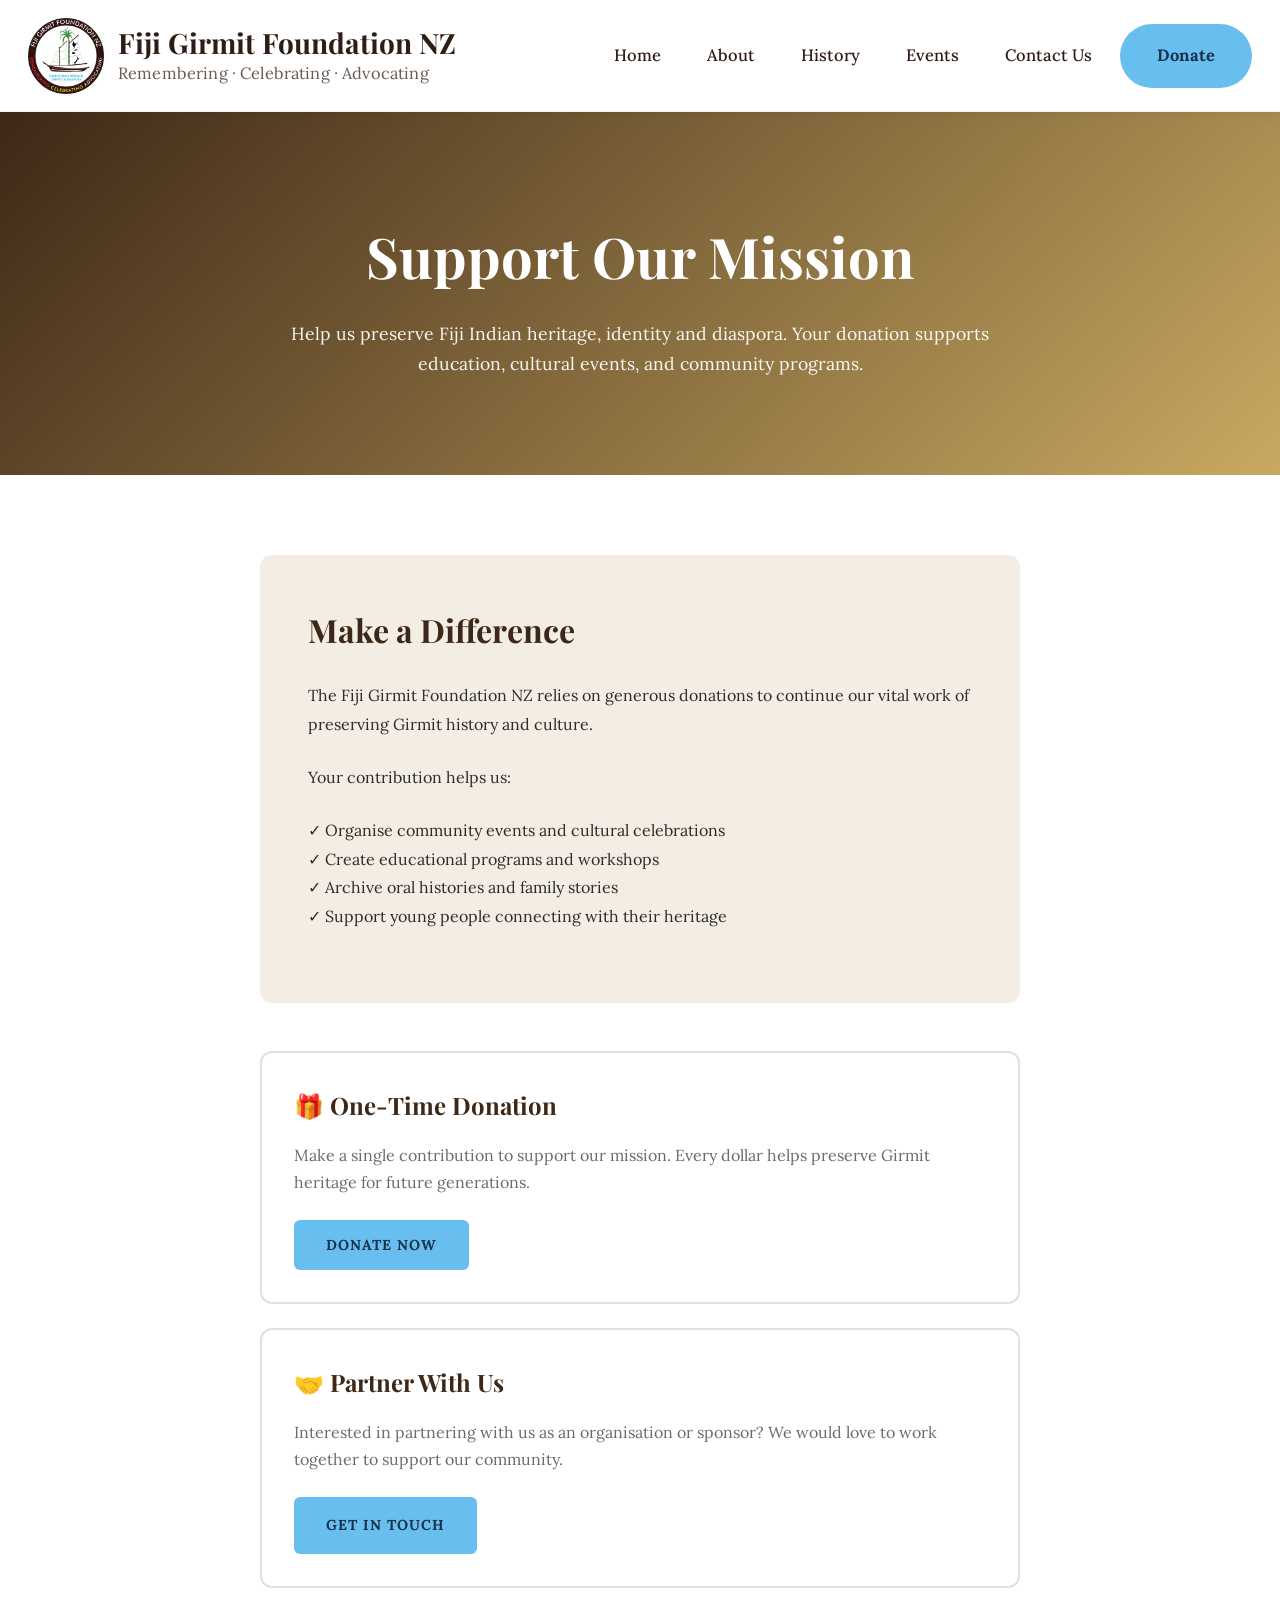
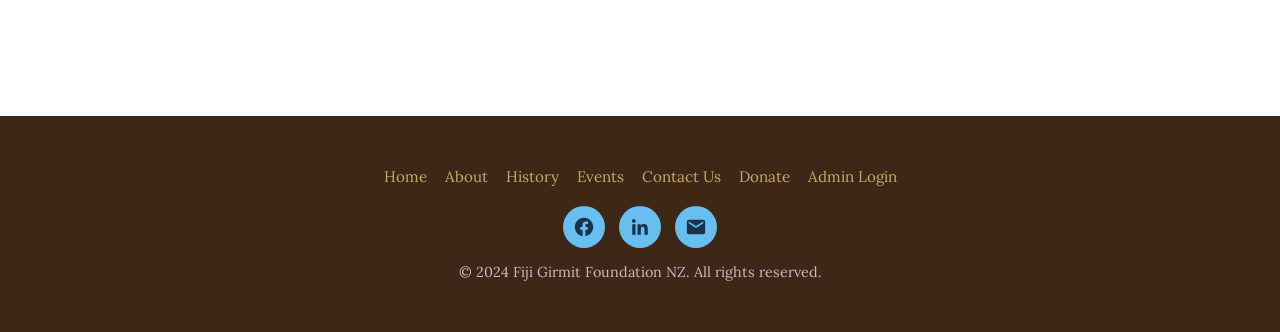
<file: donate.html>
<!DOCTYPE html>

<html lang="en">
<head>
<meta charset="utf-8"/>
<meta content="width=device-width, initial-scale=1.0" name="viewport"/>
<title>Donate - Fiji Girmit Foundation NZ</title>
<link href="https://fonts.googleapis.com/css2?family=Playfair+Display:wght@400;600;700&amp;family=Lora:wght@400;500;600&amp;display=swap" rel="stylesheet"/>
<style>
*{margin:0;padding:0;box-sizing:border-box}:root{--primary-dark:#3d2817;--accent-gold:#c9a961;--accent-cream:#f4ede4;--text-dark:#2c2c2c;--text-light:#6b6b6b;--white:#fff}body{font-family:'Lora',serif;color:var(--text-dark);line-height:1.7;overflow-x:hidden}a{text-decoration:none;color:inherit}img{max-width:100%;display:block}header{background:var(--white);padding:1rem 0;position:sticky;top:0;z-index:1000;box-shadow:0 2px 8px rgba(0,0,0,.08)}.header-container{max-width:1200px;margin:0 auto;padding:0 2rem;display:flex;justify-content:space-between;align-items:center;gap:20px}.logo-section{display:flex;align-items:center;gap:1rem;color:var(--text-dark)}.logo-img{width:60px;height:60px;object-fit:contain}.logo-text h1{font-family:'Playfair Display',serif;font-size:1.1rem;font-weight:700}.logo-text p{font-size:.75rem;color:var(--text-light);letter-spacing:.5px}nav{display:flex;align-items:center;gap:.5rem;flex-wrap:wrap}nav a{color:var(--text-dark);padding:.5rem 1.2rem;border-radius:25px;transition:.3s;font-size:.95rem}nav a:hover,nav a.active,nav a[aria-current="page"],nav a:focus{background:#68BFEF!important;color:#18324A!important}.donate-btn{background:#68BFEF!important;color:#18324A!important;padding:.7rem 1.8rem!important;border-radius:25px!important;font-weight:600!important;display:inline-block!important}.donate-btn:hover{background:#68BFEF!important;color:#18324A!important}.donate-hero{background:linear-gradient(135deg,var(--primary-dark) 0%,var(--accent-gold) 100%);color:#fff;padding:6rem 2rem;text-align:center}.donate-hero h1{font-family:'Playfair Display',serif;font-size:3.5rem;margin-bottom:1rem}.donate-hero p{font-size:1.1rem;max-width:700px;margin:0 auto;color:rgba(255,255,255,.95)}section{padding:5rem 2rem}.container{max-width:1200px;margin:0 auto}.donate-content{max-width:760px;margin:0 auto}.donate-info{background:var(--accent-cream);padding:3rem;border-radius:12px;margin-bottom:3rem}.donate-info h2{font-family:'Playfair Display',serif;font-size:2rem;margin-bottom:1.5rem;color:var(--primary-dark)}.donate-info p{margin-bottom:1.5rem;color:var(--text-dark);line-height:1.8}.donation-options{display:grid;gap:1.5rem;margin-bottom:3rem}.donation-option{background:#fff;padding:2rem;border-radius:12px;border:2px solid #e0e0e0;transition:.3s}.donation-option:hover{border-color:var(--accent-gold);box-shadow:0 8px 20px rgba(0,0,0,.1)}.donation-option h3{font-family:'Playfair Display',serif;font-size:1.5rem;margin-bottom:1rem;color:var(--primary-dark)}.donation-option p{color:var(--text-light);margin-bottom:1.5rem}.donation-btn{background:#68BFEF;color:#18324A;padding:1rem 2rem;font-weight:bold;border-radius:6px;transition:.3s;text-transform:uppercase;letter-spacing:1px;font-size:.9rem;display:inline-block;border:none;cursor:pointer;font-family:inherit}.donation-btn:hover{background:#43A9DD;transform:translateY(-2px)}.bank-modal{position:fixed;inset:0;background:rgba(0,0,0,.65);display:none;align-items:center;justify-content:center;z-index:3000;padding:20px}.bank-modal.open{display:flex}.bank-card{width:min(520px,100%);background:#fff;border-radius:18px;padding:30px;box-shadow:0 22px 60px rgba(0,0,0,.3);position:relative}.bank-close{position:absolute;top:14px;right:18px;border:none;background:transparent;font-size:2rem;line-height:1;cursor:pointer;color:var(--primary-dark)}.bank-card h3{font-family:'Playfair Display',serif;font-size:2rem;color:var(--primary-dark);margin-bottom:10px}.bank-card>p{color:var(--text-light);margin-bottom:20px}.bank-detail{padding:14px 16px;background:#f7f1e9;border:1px solid #eadfce;border-radius:12px;margin-bottom:12px}.bank-detail strong{display:block;color:var(--primary-dark);margin-bottom:4px}.bank-note{font-size:.95rem;color:var(--text-light);margin-top:14px}footer{background:var(--primary-dark);color:#fff;padding:3rem 2rem;text-align:center}.footer-content{max-width:1200px;margin:0 auto}.footer-links,.footer-social{display:flex;gap:18px;justify-content:center;flex-wrap:wrap;margin-bottom:1rem}.footer-links a,.footer-social a{color:var(--accent-gold);font-size:.95rem}.footer-links a:hover,.footer-social a:hover{color:var(--accent-cream)}.footer-text{color:rgba(255,255,255,.7);font-size:.9rem}
@media(max-width:768px){.header-container{flex-direction:column;align-items:flex-start;padding:0 1rem}nav{width:100%;gap:.3rem}nav a{padding:.45rem .8rem;font-size:.9rem}.donate-btn{padding:.55rem 1rem!important}.donate-hero{padding:4.5rem 1.2rem}.donate-hero h1{font-size:2.5rem}.donate-hero p{font-size:1rem}section{padding:3.5rem 1.2rem}.donate-info,.donation-option{padding:1.5rem}.bank-card{padding:24px 20px}.bank-card h3{font-size:1.65rem}}

/* Global logo/header format across all pages */
.header-container{max-width:1240px;margin:0 auto;padding:12px 24px;display:flex;justify-content:space-between;align-items:center;gap:22px}.logo-section{display:flex;align-items:center;gap:14px;min-width:360px;color:inherit}.logo-img{width:64px;height:64px;object-fit:contain;flex:0 0 auto}.logo-text h1{margin:0;font-family:"Playfair Display",serif;font-size:1.55rem;line-height:1.1;font-weight:700;color:inherit;white-space:nowrap}.logo-text p{margin:6px 0 0;color:var(--muted,var(--text-light,#63554d));font-size:.98rem;letter-spacing:.2px;white-space:nowrap}@media(max-width:900px){.header-container{align-items:flex-start}.logo-section{min-width:auto}.logo-text h1{font-size:1.35rem}.logo-text p{font-size:.88rem}.logo-img{width:56px;height:56px}nav{width:100%;}}@media(max-width:760px){.header-container{flex-direction:column;align-items:flex-start;padding:12px 18px}.logo-section{width:100%;gap:12px}.logo-img{width:52px;height:52px}.logo-text h1{font-size:1.15rem;white-space:normal}.logo-text p{font-size:.82rem;white-space:normal}}


/* FINAL GLOBAL HEADER ALIGNMENT FIX
   Keeps the same logo, text size, nav level, hover colour and button sizing on every page. */
header{
  position: sticky !important;
  top: 0 !important;
  z-index: 1000 !important;
  background: rgba(255,255,255,.98) !important;
  padding: 0 !important;
  box-shadow: 0 2px 14px rgba(0,0,0,.06) !important;
  border-bottom: 1px solid rgba(0,0,0,.05) !important;
}
header .header-container,
header .header-inner{
  max-width: 1280px !important;
  min-height: 104px !important;
  margin: 0 auto !important;
  padding: 14px 28px !important;
  display: flex !important;
  align-items: center !important;
  justify-content: space-between !important;
  gap: 28px !important;
  width: 100% !important;
  box-sizing: border-box !important;
}
header .logo-section,
header .brand{
  display: flex !important;
  align-items: center !important;
  gap: 14px !important;
  min-width: 430px !important;
  flex: 0 0 auto !important;
  color: #2d1d14 !important;
  text-decoration: none !important;
}
header .logo-img,
header .brand img{
  width: 72px !important;
  height: 72px !important;
  object-fit: contain !important;
  flex: 0 0 auto !important;
}
header .logo-text h1,
header .brand h1{
  margin: 0 !important;
  padding: 0 !important;
  font-family: "Playfair Display", Georgia, serif !important;
  font-size: 1.75rem !important;
  line-height: 1.08 !important;
  font-weight: 700 !important;
  color: #2d1d14 !important;
  white-space: nowrap !important;
}
header .logo-text p,
header .brand p{
  margin: 6px 0 0 !important;
  padding: 0 !important;
  font-family: "Lora", Georgia, serif !important;
  font-size: 1.03rem !important;
  line-height: 1.2 !important;
  font-weight: 400 !important;
  letter-spacing: .15px !important;
  color: #6d5d54 !important;
  white-space: nowrap !important;
}
header nav{
  display: flex !important;
  align-items: center !important;
  justify-content: flex-end !important;
  gap: 10px !important;
  flex-wrap: nowrap !important;
  width: auto !important;
  margin: 0 !important;
  padding: 0 !important;
}
header nav a{
  display: inline-flex !important;
  align-items: center !important;
  justify-content: center !important;
  min-height: 46px !important;
  padding: 0 20px !important;
  border-radius: 999px !important;
  background: transparent !important;
  color: #2d1d14 !important;
  font-family: "Lora", Georgia, serif !important;
  font-size: 1.05rem !important;
  line-height: 1 !important;
  font-weight: 500 !important;
  text-decoration: none !important;
  transition: background .2s ease, color .2s ease, transform .2s ease !important;
}
header nav a:hover,
header nav a.active,
header nav a[aria-current="page"],
header nav a:focus{
  background: #68BFEF !important;
  color: #18324A !important;
}
header nav a.donate-btn,
header nav .donate-btn{
  min-height: 56px !important;
  padding: 0 32px !important;
  background: #68BFEF !important;
  color: #18324A !important;
  font-weight: 700 !important;
}
header nav a.donate-btn:hover,
header nav .donate-btn:hover,
header nav a.donate-btn:focus,
header nav .donate-btn:focus{
  background: #68BFEF !important;
  color: #18324A !important;
  transform: translateY(-1px) !important;
}
@media (max-width: 1100px){
  header .header-container,
  header .header-inner{
    align-items: flex-start !important;
    flex-direction: column !important;
    gap: 14px !important;
    min-height: auto !important;
    padding: 12px 20px !important;
  }
  header .logo-section,
  header .brand{
    min-width: 0 !important;
    width: 100% !important;
  }
  header nav{
    width: 100% !important;
    justify-content: flex-start !important;
    flex-wrap: wrap !important;
  }
}
@media (max-width: 760px){
  header .header-container,
  header .header-inner{
    padding: 12px 16px !important;
  }
  header .logo-img,
  header .brand img{
    width: 56px !important;
    height: 56px !important;
  }
  header .logo-text h1,
  header .brand h1{
    font-size: 1.28rem !important;
    white-space: normal !important;
  }
  header .logo-text p,
  header .brand p{
    font-size: .88rem !important;
    white-space: normal !important;
  }
  header nav{
    gap: 7px !important;
  }
  header nav a{
    min-height: 40px !important;
    padding: 0 13px !important;
    font-size: .94rem !important;
  }
  header nav a.donate-btn,
  header nav .donate-btn{
    min-height: 42px !important;
    padding: 0 18px !important;
  }
}



/* FINAL FIX: same global header height/style on every page + blue only on hover */
header{
  position: sticky !important;
  top: 0 !important;
  z-index: 1000 !important;
  background: rgba(255,255,255,.98) !important;
  padding: 0 !important;
  margin: 0 !important;
  min-height: 104px !important;
  display: flex !important;
  align-items: center !important;
  border-bottom: 1px solid rgba(47,28,20,.08) !important;
  box-shadow: 0 2px 12px rgba(0,0,0,.05) !important;
}
header .header-container,
header .header-inner{
  width: 100% !important;
  max-width: 1280px !important;
  min-height: 104px !important;
  margin: 0 auto !important;
  padding: 14px 28px !important;
  display: flex !important;
  align-items: center !important;
  justify-content: space-between !important;
  gap: 28px !important;
  box-sizing: border-box !important;
}
header .logo-section,
header .brand{
  display: flex !important;
  align-items: center !important;
  gap: 14px !important;
  min-width: 430px !important;
  flex: 0 0 auto !important;
  color: #2d1d14 !important;
  text-decoration: none !important;
}
header .logo-img,
header .brand img{
  width: 72px !important;
  height: 72px !important;
  object-fit: contain !important;
  flex: 0 0 72px !important;
}
header .logo-text h1,
header .brand h1{
  margin: 0 !important;
  padding: 0 !important;
  font-family: "Playfair Display", Georgia, serif !important;
  font-size: 1.75rem !important;
  line-height: 1.08 !important;
  font-weight: 700 !important;
  color: #2d1d14 !important;
  letter-spacing: 0 !important;
  white-space: nowrap !important;
}
header .logo-text p,
header .brand p{
  margin: 6px 0 0 !important;
  padding: 0 !important;
  font-family: "Lora", Georgia, serif !important;
  font-size: 1.03rem !important;
  line-height: 1.2 !important;
  font-weight: 400 !important;
  letter-spacing: .15px !important;
  color: #6d5d54 !important;
  white-space: nowrap !important;
}
header nav{
  display: flex !important;
  align-items: center !important;
  justify-content: flex-end !important;
  gap: 10px !important;
  flex-wrap: nowrap !important;
  width: auto !important;
  margin: 0 !important;
  padding: 0 !important;
}
header nav a{
  display: inline-flex !important;
  align-items: center !important;
  justify-content: center !important;
  min-height: 46px !important;
  padding: 0 20px !important;
  border-radius: 999px !important;
  background: transparent !important;
  color: #2d1d14 !important;
  font-family: "Lora", Georgia, serif !important;
  font-size: 1.05rem !important;
  line-height: 1 !important;
  font-weight: 500 !important;
  text-decoration: none !important;
  transition: background .2s ease, color .2s ease, transform .2s ease !important;
}
header nav a.active:not(.donate-btn),
header nav a[aria-current="page"]:not(.donate-btn){
  background: transparent !important;
  color: #2d1d14 !important;
}
header nav a:hover,
header nav a:focus{
  background: #68BFEF !important;
  color: #18324A !important;
}
header nav a.donate-btn,
header nav .donate-btn{
  min-height: 56px !important;
  padding: 0 32px !important;
  background: #68BFEF !important;
  color: #18324A !important;
  font-weight: 700 !important;
}
header nav a.donate-btn:hover,
header nav .donate-btn:hover,
header nav a.donate-btn:focus,
header nav .donate-btn:focus{
  background: #68BFEF !important;
  color: #18324A !important;
  transform: translateY(-1px) !important;
}
@media (max-width: 1100px){
  header{
    min-height: auto !important;
  }
  header .header-container,
  header .header-inner{
    align-items: flex-start !important;
    flex-direction: column !important;
    gap: 14px !important;
    min-height: auto !important;
    padding: 12px 20px !important;
  }
  header .logo-section,
  header .brand{
    min-width: 0 !important;
    width: 100% !important;
  }
  header nav{
    width: 100% !important;
    justify-content: flex-start !important;
    flex-wrap: wrap !important;
    gap: 8px !important;
  }
}
@media (max-width: 640px){
  header .header-container,
  header .header-inner{
    padding: 10px 14px !important;
  }
  header .logo-img,
  header .brand img{
    width: 58px !important;
    height: 58px !important;
    flex-basis: 58px !important;
  }
  header .logo-text h1,
  header .brand h1{
    font-size: 1.28rem !important;
    white-space: normal !important;
  }
  header .logo-text p,
  header .brand p{
    font-size: .82rem !important;
    white-space: normal !important;
  }
  header nav a{
    min-height: 40px !important;
    padding: 0 12px !important;
    font-size: .92rem !important;
  }
  header nav a.donate-btn,
  header nav .donate-btn{
    min-height: 42px !important;
    padding: 0 18px !important;
  }
}


/* FINAL LOCKED GLOBAL HEADER + FOOTER FIX
   Same height, font, spacing and hover behaviour on every page. */
:root{--fgfnz-blue:#68BFEF;--fgfnz-ink:#2d1d14;--fgfnz-muted:#6d5d54;--fgfnz-brown:#3d2817;}
html,body{overflow-x:hidden!important;}
header{position:sticky!important;top:0!important;z-index:1000!important;background:rgba(255,255,255,.98)!important;padding:0!important;box-shadow:0 2px 14px rgba(0,0,0,.06)!important;border-bottom:1px solid rgba(0,0,0,.05)!important;}
header .header-container,header .header-inner{max-width:1280px!important;min-height:104px!important;margin:0 auto!important;padding:14px 28px!important;display:flex!important;align-items:center!important;justify-content:space-between!important;gap:28px!important;width:100%!important;box-sizing:border-box!important;}
header .logo-section,header .brand{display:flex!important;align-items:center!important;gap:14px!important;min-width:430px!important;flex:0 0 auto!important;color:var(--fgfnz-ink)!important;text-decoration:none!important;}
header .logo-img,header .brand img{width:72px!important;height:72px!important;object-fit:contain!important;flex:0 0 auto!important;}
header .logo-text h1,header .brand h1{margin:0!important;padding:0!important;font-family:"Playfair Display",Georgia,serif!important;font-size:1.75rem!important;line-height:1.08!important;font-weight:700!important;color:var(--fgfnz-ink)!important;white-space:nowrap!important;}
header .logo-text p,header .brand p{margin:6px 0 0!important;padding:0!important;font-family:"Lora",Georgia,serif!important;font-size:1.03rem!important;line-height:1.2!important;font-weight:400!important;letter-spacing:.15px!important;color:var(--fgfnz-muted)!important;white-space:nowrap!important;}
header nav{display:flex!important;align-items:center!important;justify-content:flex-end!important;gap:10px!important;flex-wrap:nowrap!important;width:auto!important;margin:0!important;padding:0!important;}
header nav a{display:inline-flex!important;align-items:center!important;justify-content:center!important;min-height:46px!important;padding:0 20px!important;border-radius:999px!important;background:transparent!important;color:var(--fgfnz-ink)!important;font-family:"Lora",Georgia,serif!important;font-size:1.05rem!important;line-height:1!important;font-weight:500!important;text-decoration:none!important;transition:background .2s ease,color .2s ease,transform .2s ease!important;}
header nav a.active:not(.donate-btn),header nav a[aria-current="page"]:not(.donate-btn){background:transparent!important;color:var(--fgfnz-ink)!important;}
header nav a:not(.donate-btn):hover,header nav a:not(.donate-btn):focus{background:var(--fgfnz-blue)!important;color:#18324A!important;}
header nav a.donate-btn,header nav .donate-btn{min-height:56px!important;padding:0 32px!important;background:var(--fgfnz-blue)!important;color:#18324A!important;font-weight:700!important;}
header nav a.donate-btn:hover,header nav .donate-btn:hover,header nav a.donate-btn:focus,header nav .donate-btn:focus{background:var(--fgfnz-blue)!important;color:#18324A!important;transform:translateY(-1px)!important;}
.footer-social{display:flex!important;justify-content:center!important;align-items:center!important;gap:14px!important;margin:12px 0 12px!important;}
.footer-social .social-icon{width:42px!important;height:42px!important;border-radius:999px!important;display:inline-flex!important;align-items:center!important;justify-content:center!important;background:var(--fgfnz-blue)!important;color:#18324A!important;text-decoration:none!important;transition:transform .2s ease,opacity .2s ease!important;}
.footer-social .social-icon:hover{transform:translateY(-2px)!important;opacity:.92!important;}
.footer-social .social-icon svg{width:22px!important;height:22px!important;fill:currentColor!important;display:block!important;}
@media (max-width:1100px){header .header-container,header .header-inner{align-items:flex-start!important;flex-direction:column!important;gap:14px!important;min-height:auto!important;padding:12px 20px!important;}header .logo-section,header .brand{min-width:0!important;width:100%!important;}header nav{width:100%!important;justify-content:flex-start!important;flex-wrap:wrap!important;}}
@media (max-width:760px){header .header-container,header .header-inner{padding:12px 16px!important;}header .logo-img,header .brand img{width:56px!important;height:56px!important;}header .logo-text h1,header .brand h1{font-size:1.18rem!important;white-space:normal!important;}header .logo-text p,header .brand p{font-size:.82rem!important;white-space:normal!important;}header nav{gap:6px!important;}header nav a{min-height:40px!important;padding:0 12px!important;font-size:.92rem!important;}header nav a.donate-btn,header nav .donate-btn{min-height:42px!important;padding:0 18px!important;}}

</style>
<link rel="stylesheet" href="site-style.css?v=fgfnz-hard-lock-20260503">
<style id="fgfnz-final-header-lock">

/* === FGFNZ TRUE FINAL LOCK: one identical header/nav on every page === */
:root{
  --fgfnz-blue:#68BFEF;
  --fgfnz-ink:#2f1c14;
  --fgfnz-muted:#6a5b52;
}
html{scroll-padding-top:112px!important;}
body > header.fgfnz-global-header,
header.fgfnz-global-header{
  position:sticky!important;
  top:0!important;
  z-index:9999!important;
  width:100%!important;
  min-height:112px!important;
  max-height:112px!important;
  height:112px!important;
  padding:0!important;
  margin:0!important;
  background:#fff!important;
  border:0!important;
  border-bottom:1px solid rgba(0,0,0,.06)!important;
  box-shadow:0 2px 12px rgba(0,0,0,.06)!important;
  backdrop-filter:none!important;
  overflow:visible!important;
}
body > header.fgfnz-global-header > .header-container,
body > header.fgfnz-global-header > .header-inner,
header.fgfnz-global-header > .header-container,
header.fgfnz-global-header > .header-inner{
  max-width:1280px!important;
  height:112px!important;
  min-height:112px!important;
  max-height:112px!important;
  margin:0 auto!important;
  padding:0 28px!important;
  display:flex!important;
  align-items:center!important;
  justify-content:space-between!important;
  gap:28px!important;
  box-sizing:border-box!important;
}
header.fgfnz-global-header .logo-section,
header.fgfnz-global-header .brand{
  display:flex!important;
  align-items:center!important;
  gap:14px!important;
  flex:0 0 430px!important;
  min-width:430px!important;
  height:84px!important;
  margin:0!important;
  padding:0!important;
  color:var(--fgfnz-ink)!important;
  text-decoration:none!important;
}
header.fgfnz-global-header .logo-img,
header.fgfnz-global-header .brand img{
  width:76px!important;
  height:76px!important;
  min-width:76px!important;
  min-height:76px!important;
  max-width:76px!important;
  max-height:76px!important;
  object-fit:contain!important;
  display:block!important;
  margin:0!important;
  padding:0!important;
  flex:0 0 76px!important;
}
header.fgfnz-global-header .logo-text,
header.fgfnz-global-header .brand > div{
  height:62px!important;
  display:flex!important;
  flex-direction:column!important;
  justify-content:center!important;
  margin:0!important;
  padding:0!important;
}
header.fgfnz-global-header .logo-text h1,
header.fgfnz-global-header .brand h1{
  margin:0!important;
  padding:0!important;
  font-family:"Playfair Display",Georgia,serif!important;
  font-size:1.75rem!important;
  line-height:1.06!important;
  font-weight:700!important;
  color:var(--fgfnz-ink)!important;
  white-space:nowrap!important;
  letter-spacing:0!important;
}
header.fgfnz-global-header .logo-text p,
header.fgfnz-global-header .brand p{
  margin:6px 0 0!important;
  padding:0!important;
  font-family:"Lora",Georgia,serif!important;
  font-size:1.02rem!important;
  line-height:1.2!important;
  font-weight:400!important;
  color:var(--fgfnz-muted)!important;
  white-space:nowrap!important;
  letter-spacing:.15px!important;
}
header.fgfnz-global-header nav{
  display:flex!important;
  align-items:center!important;
  justify-content:flex-end!important;
  flex:1 1 auto!important;
  gap:10px!important;
  width:auto!important;
  height:64px!important;
  min-height:64px!important;
  max-height:64px!important;
  margin:0!important;
  padding:0!important;
  flex-wrap:nowrap!important;
}
header.fgfnz-global-header nav a{
  display:inline-flex!important;
  align-items:center!important;
  justify-content:center!important;
  box-sizing:border-box!important;
  height:48px!important;
  min-height:48px!important;
  max-height:48px!important;
  margin:0!important;
  padding:0 18px!important;
  border:0!important;
  border-radius:999px!important;
  background:transparent!important;
  color:var(--fgfnz-ink)!important;
  font-family:"Lora",Georgia,serif!important;
  font-size:1.03rem!important;
  line-height:1!important;
  font-weight:500!important;
  text-decoration:none!important;
  transform:none!important;
  box-shadow:none!important;
  transition:background .18s ease,color .18s ease!important;
}
header.fgfnz-global-header nav a.active:not(.donate-btn),
header.fgfnz-global-header nav a[aria-current="page"]:not(.donate-btn),
header.fgfnz-global-header nav a:focus:not(.donate-btn){
  background:transparent!important;
  color:var(--fgfnz-ink)!important;
}
header.fgfnz-global-header nav a:not(.donate-btn):hover{
  background:var(--fgfnz-blue)!important;
  color:#18324A!important;
}
header.fgfnz-global-header nav a.donate-btn,
header.fgfnz-global-header nav .donate-btn{
  height:64px!important;
  min-height:64px!important;
  max-height:64px!important;
  min-width:132px!important;
  padding:0 30px!important;
  background:var(--fgfnz-blue)!important;
  color:#18324A!important;
  font-weight:700!important;
  border-radius:999px!important;
}
header.fgfnz-global-header nav a.donate-btn:hover,
header.fgfnz-global-header nav a.donate-btn:focus{
  background:var(--fgfnz-blue)!important;
  color:#18324A!important;
  transform:none!important;
}
@media (max-width:1100px){
  body > header.fgfnz-global-header,header.fgfnz-global-header{height:auto!important;max-height:none!important;min-height:0!important;}
  body > header.fgfnz-global-header > .header-container,body > header.fgfnz-global-header > .header-inner,header.fgfnz-global-header > .header-container,header.fgfnz-global-header > .header-inner{height:auto!important;min-height:0!important;max-height:none!important;padding:12px 18px!important;flex-direction:column!important;align-items:flex-start!important;gap:12px!important;}
  header.fgfnz-global-header .logo-section,header.fgfnz-global-header .brand{flex:0 0 auto!important;width:100%!important;min-width:0!important;}
  header.fgfnz-global-header nav{width:100%!important;height:auto!important;min-height:0!important;max-height:none!important;justify-content:flex-start!important;flex-wrap:wrap!important;}
}
@media (max-width:760px){
  header.fgfnz-global-header .logo-section,header.fgfnz-global-header .brand{height:60px!important;gap:10px!important;}
  header.fgfnz-global-header .logo-img,header.fgfnz-global-header .brand img{width:56px!important;height:56px!important;min-width:56px!important;min-height:56px!important;max-width:56px!important;max-height:56px!important;flex-basis:56px!important;}
  header.fgfnz-global-header .logo-text h1,header.fgfnz-global-header .brand h1{font-size:1.15rem!important;white-space:normal!important;}
  header.fgfnz-global-header .logo-text p,header.fgfnz-global-header .brand p{font-size:.82rem!important;white-space:normal!important;}
  header.fgfnz-global-header nav a{height:40px!important;min-height:40px!important;max-height:40px!important;padding:0 12px!important;font-size:.92rem!important;}
  header.fgfnz-global-header nav a.donate-btn{height:42px!important;min-height:42px!important;max-height:42px!important;min-width:88px!important;padding:0 18px!important;}
}
/* Event cards: no broken-looking alt text; cover first, consistent shape */
.media{background:#efe6da!important;position:relative!important;overflow:hidden!important;}
.media img{width:100%!important;height:100%!important;object-fit:cover!important;display:block!important;}
.media .media-placeholder{height:100%;min-height:180px;display:flex;align-items:center;justify-content:center;text-align:center;color:#6a5b52;padding:24px;}
</style>
</head>
<body>
<header class="fgfnz-global-header"><div class="header-container"><a class="logo-section" href="index.html"><img alt="Fiji Girmit Foundation NZ Logo" class="logo-img" src="logo.jpg"/><div class="logo-text"><h1>Fiji Girmit Foundation NZ</h1><p>Remembering · Celebrating · Advocating</p></div></a><nav><a href="index.html">Home</a><a href="about.html">About</a><a href="history.html">History</a><a href="events.html">Events</a><a href="contact.html">Contact Us</a><a class="donate-btn" href="donate.html">Donate</a></nav></div></header>
<section class="donate-hero"><div class="container"><h1>Support Our Mission</h1><p>Help us preserve Fiji Indian heritage, identity and diaspora. Your donation supports education, cultural events, and community programs.</p></div></section>
<section><div class="donate-content"><div class="donate-info"><h2>Make a Difference</h2><p>The Fiji Girmit Foundation NZ relies on generous donations to continue our vital work of preserving Girmit history and culture.</p><p>Your contribution helps us:</p><p>✓ Organise community events and cultural celebrations<br/>✓ Create educational programs and workshops<br/>✓ Archive oral histories and family stories<br/>✓ Support young people connecting with their heritage</p></div><div class="donation-options"><div class="donation-option"><h3>🎁 One-Time Donation</h3><p>Make a single contribution to support our mission. Every dollar helps preserve Girmit heritage for future generations.</p><button class="donation-btn" onclick="openDonationModal()" type="button">Donate Now</button></div><div class="donation-option"><h3>🤝 Partner With Us</h3><p>Interested in partnering with us as an organisation or sponsor? We would love to work together to support our community.</p><a class="donation-btn" href="contact.html">Get In Touch</a></div></div></div></section>
<div aria-hidden="true" class="bank-modal" id="bankModal" onclick="closeDonationModalOutside(event)"><div aria-labelledby="bankModalTitle" aria-modal="true" class="bank-card" role="dialog"><button class="bank-close" onclick="closeDonationModal()" type="button">×</button><h3 id="bankModalTitle">Donation Details</h3><p>Thank you for supporting Fiji Girmit Foundation NZ. Please use the bank details below for one-time donations.</p><div class="bank-detail"><strong>Account Name</strong>Fiji Girmit Foundation New Zealand</div><div class="bank-detail"><strong>Account Number</strong>01-0205-0061026-00</div><div class="bank-detail"><strong>Reference</strong>Your name + Donation</div><p class="bank-note">After donating, you may contact the Foundation if you need confirmation or a receipt.</p></div></div>
<footer><div class="footer-inner footer-content"><div class="footer-links"><a href="index.html">Home</a><a href="about.html">About</a><a href="history.html">History</a><a href="events.html">Events</a><a href="contact.html">Contact Us</a><a href="donate.html">Donate</a><a href="/admin/">Admin Login</a></div><div class="footer-social" aria-label="Social links"><a class="social-icon" href="https://www.facebook.com/FijiGirmitFoundationNz" rel="noopener" target="_blank" aria-label="Facebook"><svg viewBox="0 0 24 24" aria-hidden="true"><path d="M22 12.06C22 6.51 17.52 2 12 2S2 6.51 2 12.06c0 5.02 3.66 9.18 8.44 9.94v-7.03H7.9v-2.91h2.54V9.84c0-2.52 1.49-3.91 3.77-3.91 1.09 0 2.23.2 2.23.2v2.47h-1.26c-1.24 0-1.63.78-1.63 1.57v1.89h2.78l-.44 2.91h-2.34V22C18.34 21.24 22 17.08 22 12.06z"/></svg></a><a class="social-icon" href="https://www.linkedin.com/company/fiji-girmit-foundation-nz/about/" rel="noopener" target="_blank" aria-label="LinkedIn"><svg viewBox="0 0 24 24" aria-hidden="true"><path d="M20.45 20.45h-3.56v-5.58c0-1.33-.02-3.04-1.85-3.04-1.85 0-2.14 1.45-2.14 2.94v5.68H9.34V9h3.42v1.56h.05c.48-.9 1.64-1.85 3.37-1.85 3.61 0 4.27 2.38 4.27 5.47v6.27zM5.32 7.43a2.06 2.06 0 1 1 0-4.12 2.06 2.06 0 0 1 0 4.12zM7.1 20.45H3.54V9H7.1v11.45z"/></svg></a><a class="social-icon" href="mailto:admin@fijigirmit.org.nz" aria-label="Email"><svg viewBox="0 0 24 24" aria-hidden="true"><path d="M20 4H4a2 2 0 0 0-2 2v12a2 2 0 0 0 2 2h16a2 2 0 0 0 2-2V6a2 2 0 0 0-2-2zm0 4-8 5L4 8V6l8 5 8-5v2z"/></svg></a></div><p class="footer-text">© 2024 Fiji Girmit Foundation NZ. All rights reserved.</p></div></footer>
<script>function openDonationModal(){const m=document.getElementById('bankModal');m.classList.add('open');m.setAttribute('aria-hidden','false')}function closeDonationModal(){const m=document.getElementById('bankModal');m.classList.remove('open');m.setAttribute('aria-hidden','true')}function closeDonationModalOutside(e){if(e.target.id==='bankModal')closeDonationModal()}document.addEventListener('keydown',function(e){if(e.key==='Escape')closeDonationModal()});</script>
</body>
</html>
</file>
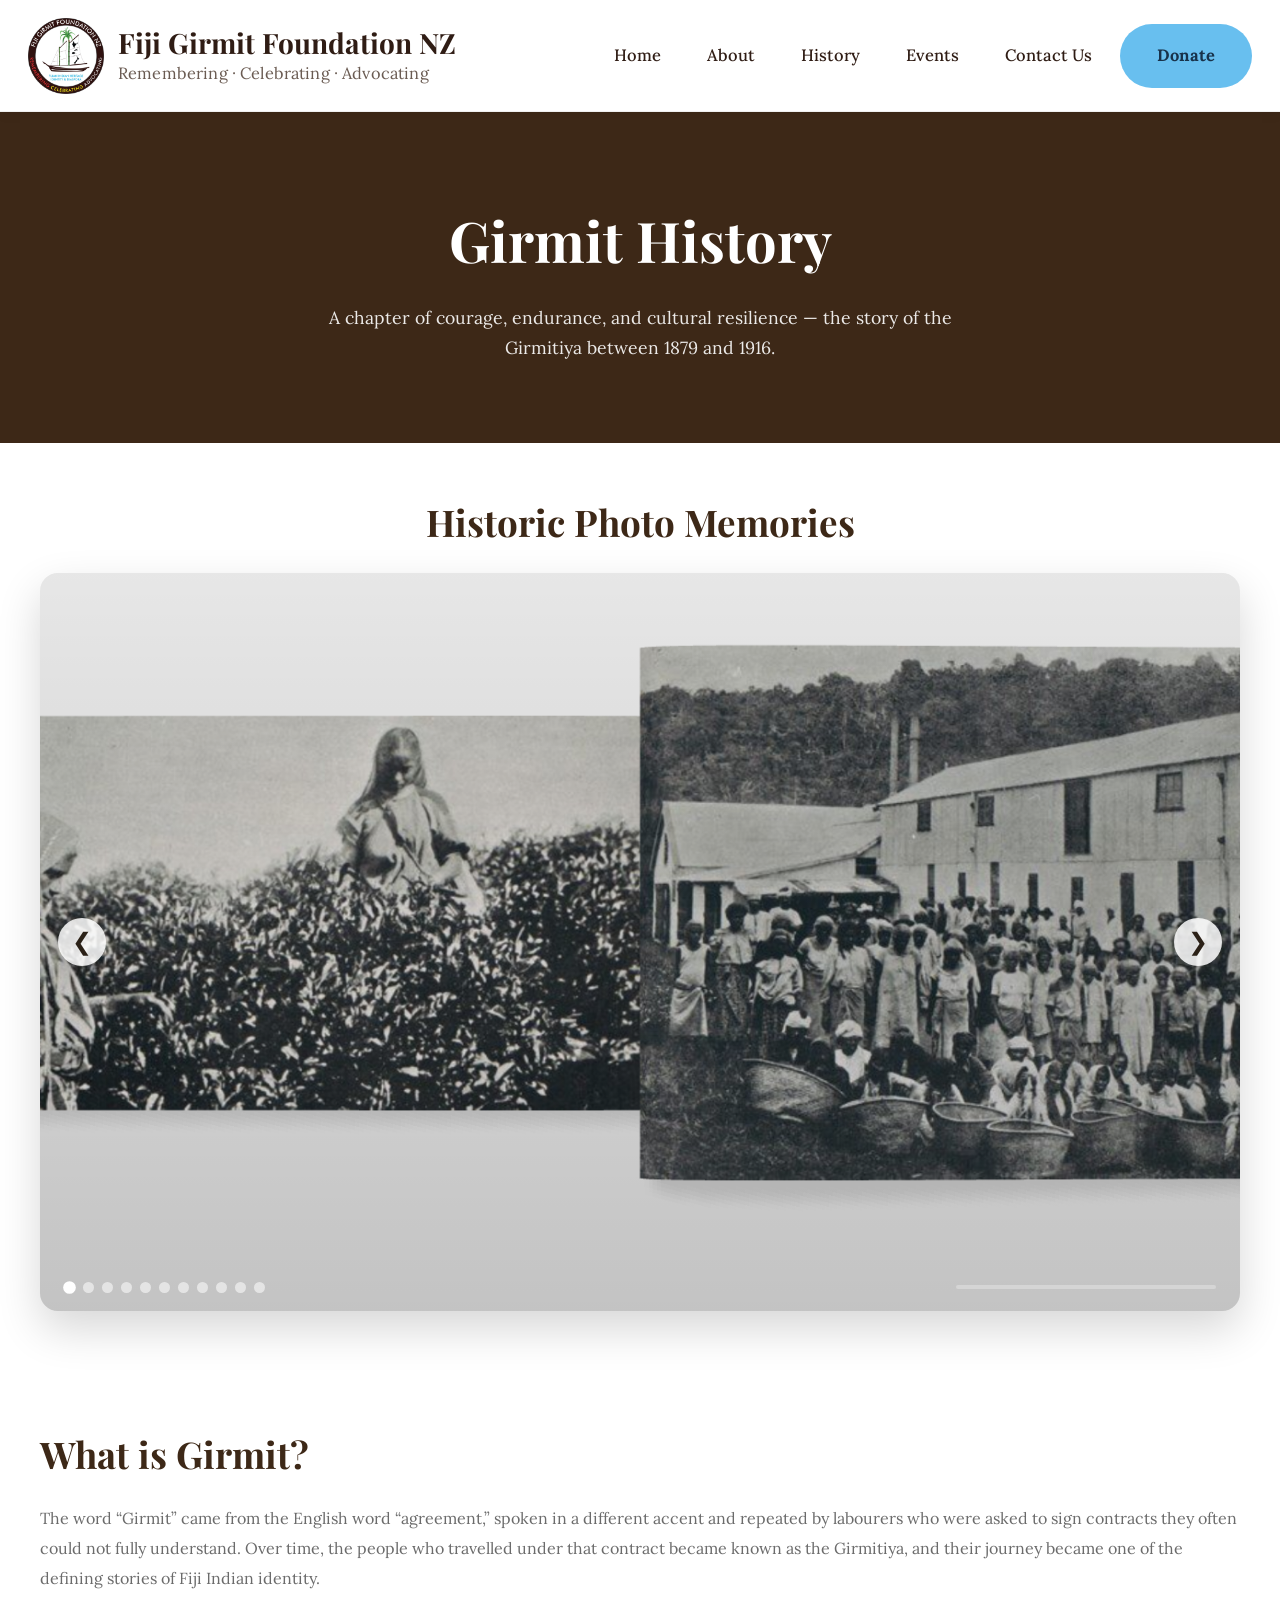
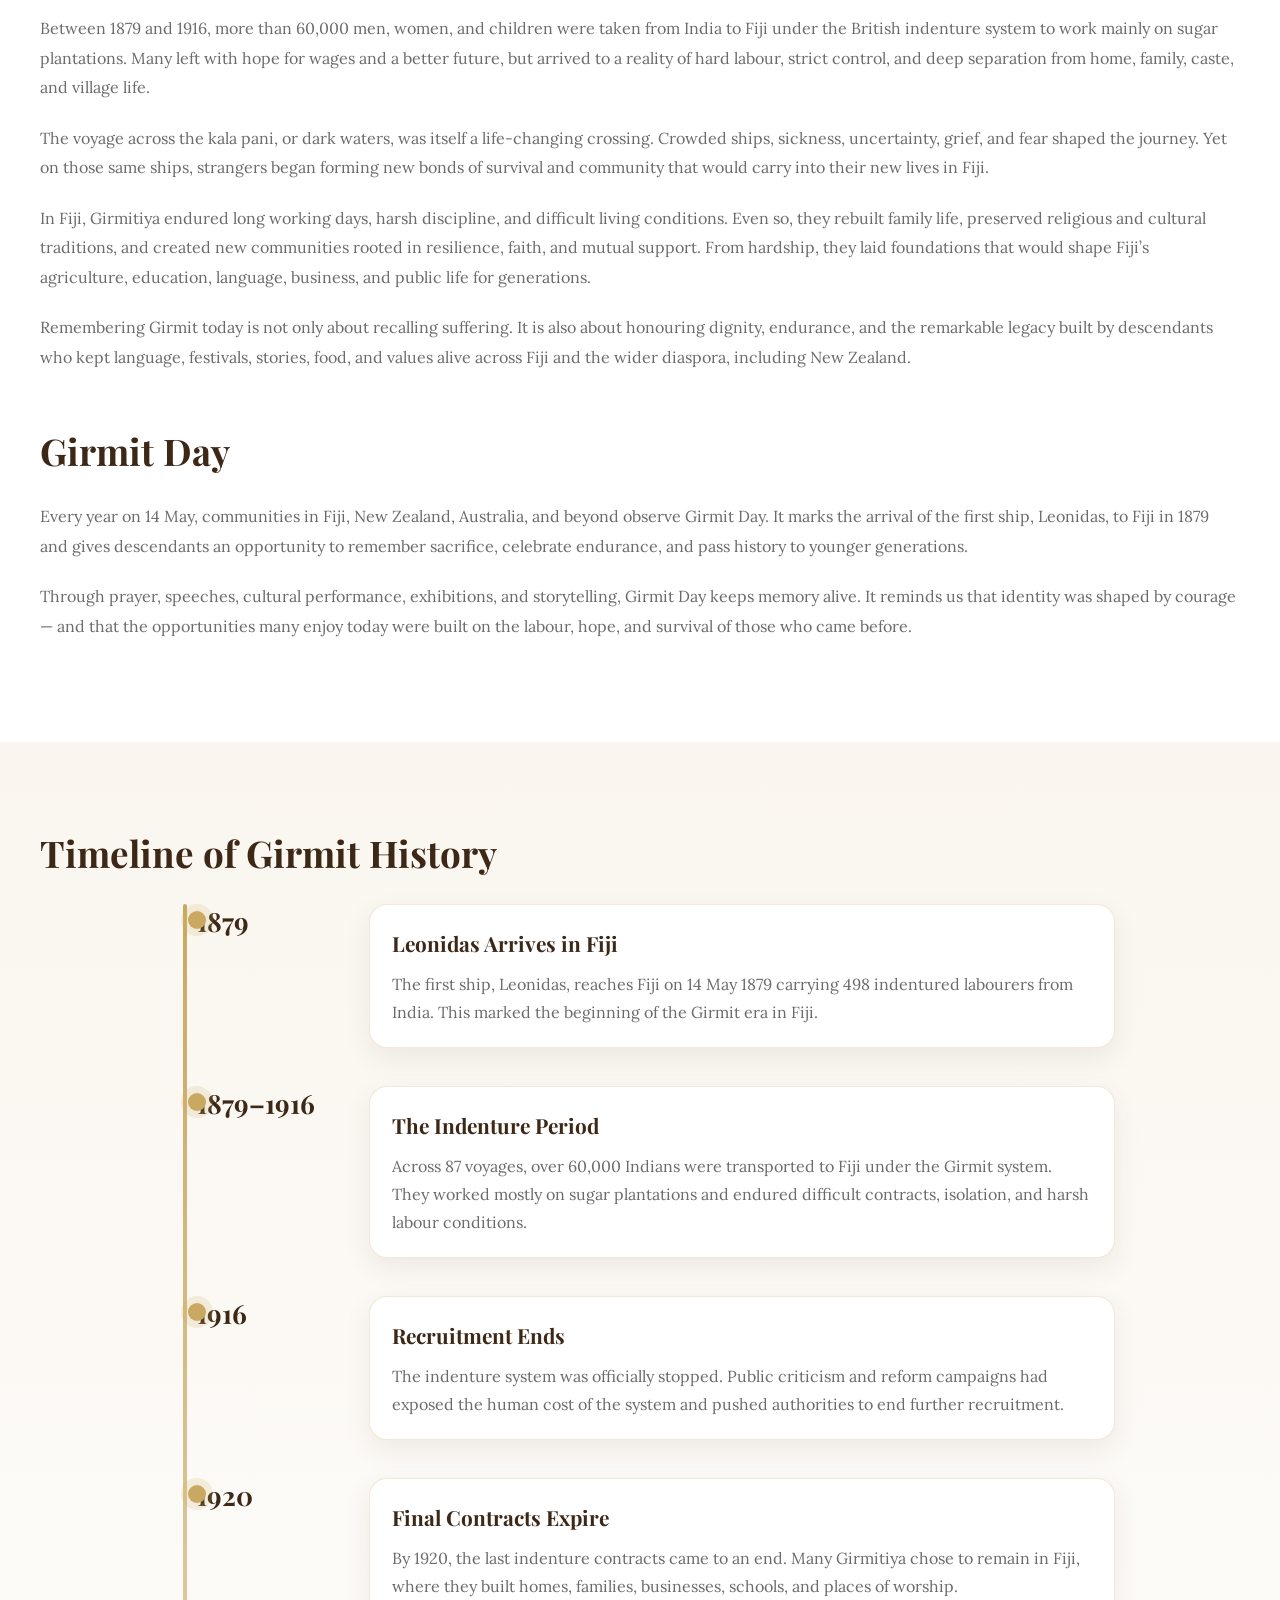
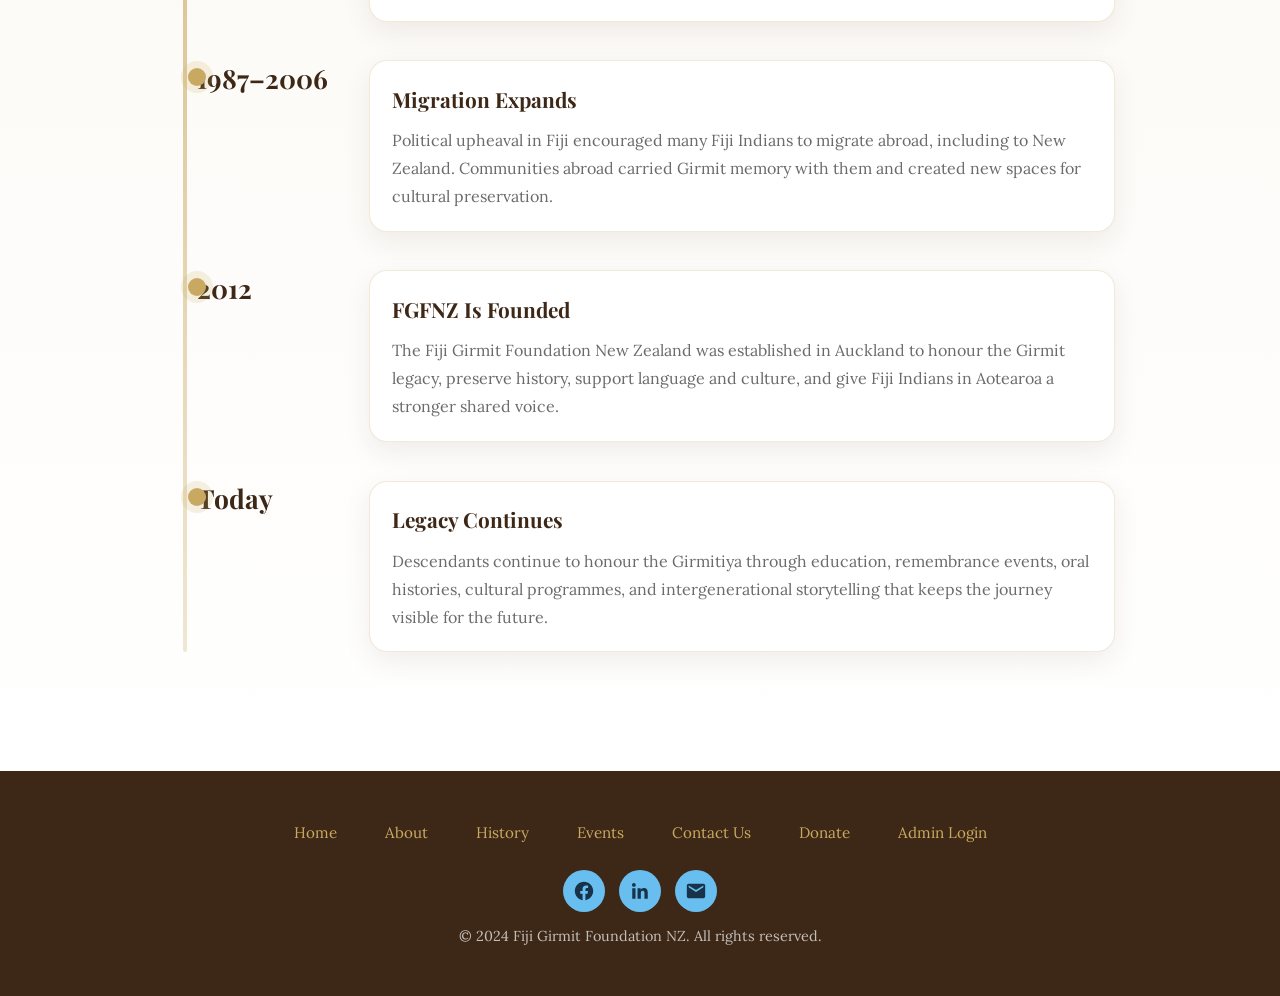
<file: history.html>
<!DOCTYPE html>

<html lang="en">
<head>
<meta charset="utf-8"/>
<meta content="width=device-width, initial-scale=1.0" name="viewport"/>
<title>Girmit History - Fiji Girmit Foundation NZ</title>
<link href="https://fonts.googleapis.com/css2?family=Playfair+Display:wght@400;600;700&amp;family=Lora:wght@400;500;600&amp;display=swap" rel="stylesheet"/>
<style>
*{margin:0;padding:0;box-sizing:border-box;}
:root{--primary-dark:#3d2817;--accent-gold:#c9a961;--accent-cream:#f4ede4;--text-dark:#2c2c2c;--text-light:#6b6b6b;--white:#ffffff;}
body{font-family:'Lora',serif;color:var(--text-dark);line-height:1.7;background:#fff;}
header{background:var(--white);padding:1rem 0;position:sticky;top:0;z-index:1000;box-shadow:0 2px 8px rgba(0,0,0,0.08);}
.header-container{max-width:1200px;margin:0 auto;padding:0 2rem;display:flex;justify-content:space-between;align-items:center;}
.logo-section{display:flex;align-items:center;gap:1rem;text-decoration:none;color:var(--text-dark);}
.logo-img{width:60px;height:60px;object-fit:contain;}.logo-text h1{font-family:'Playfair Display',serif;font-size:1.1rem;font-weight:700;}
.logo-text p{font-size:0.75rem;color:var(--text-light);letter-spacing:0.5px;}
nav{display:flex;align-items:center;gap:0.5rem;}
nav a{color:var(--text-dark);text-decoration:none;padding:0.5rem 1.2rem;border-radius:25px;transition:all 0.3s;font-size:0.95rem;}
nav a:hover,nav a.active,nav a[aria-current="page"],nav a:focus{background:#68BFEF!important;color:#18324A!important}.donate-btn{background:#68BFEF!important;color:#18324A !important;padding:0.7rem 1.8rem !important;border-radius:25px !important;font-weight:600 !important;text-decoration:none !important;display:inline-block !important;}
.history-hero{background:var(--primary-dark);color:white;padding:5rem 2rem;text-align:center;}
.history-hero h1{font-family:'Playfair Display',serif;font-size:3.5rem;margin-bottom:1rem;font-weight:700;}.history-hero p{font-size:1.1rem;max-width:700px;margin:0 auto;color:rgba(255,255,255,0.9);}
section{padding:5rem 2rem;}.container{max-width:1200px;margin:0 auto;}
.history-section h2,.memory-strip h2,.timeline-section h2{font-family:'Playfair Display',serif;font-size:2.3rem;margin-bottom:1.2rem;color:var(--primary-dark);}
.history-section p{margin-bottom:1.3rem;color:var(--text-light);line-height:1.85;}
.memory-strip{padding:3rem 2rem 2rem;background:#fff;}.memory-strip p{max-width:900px;margin:0 auto 2rem;text-align:center;color:var(--text-light);}
.gallery-shell{position:relative;}.full-width-slideshow{position:relative;width:100%;height:82vh;min-height:540px;max-height:900px;overflow:hidden;border-radius:18px;box-shadow:0 18px 44px rgba(0,0,0,0.16);background:#eee;}
.slide{position:absolute;inset:0;opacity:0;transform:scale(1.03);transition:opacity 1.25s ease, transform 6s ease;}.slide.active{opacity:1;transform:scale(1);z-index:1;}.slide img{width:100%;height:100%;object-fit:cover;display:block;}
.slideshow-overlay{position:absolute;inset:0;background:linear-gradient(to top, rgba(0,0,0,0.18), rgba(0,0,0,0.03));pointer-events:none;z-index:1;}
.slideshow-controls{position:absolute;left:0;right:0;top:50%;transform:translateY(-50%);display:flex;justify-content:space-between;padding:0 18px;z-index:3;pointer-events:none;}.slideshow-arrow{pointer-events:auto;width:48px;height:48px;border-radius:50%;border:none;background:rgba(255,255,255,0.84);color:#2b2117;font-size:24px;line-height:1;cursor:pointer;box-shadow:0 8px 20px rgba(0,0,0,0.18);transition:transform .25s ease, background .25s ease;}.slideshow-arrow:hover{transform:scale(1.06);background:#fff;}
.slideshow-bottom{position:absolute;left:24px;right:24px;bottom:18px;display:flex;align-items:center;justify-content:space-between;gap:16px;z-index:3;}.slideshow-dots{display:flex;gap:8px;flex-wrap:wrap;}.slideshow-dots button{width:11px;height:11px;border-radius:50%;border:none;background:rgba(255,255,255,0.55);cursor:pointer;padding:0;transition:transform .25s ease, background .25s ease;}.slideshow-dots button.active{background:white;transform:scale(1.15);}.slideshow-progress{flex:1;height:4px;background:rgba(255,255,255,0.28);border-radius:999px;overflow:hidden;max-width:260px;margin-left:auto;}.slideshow-progress span{display:block;height:100%;width:0;background:#fff;animation:progressFill 4.6s linear infinite;}
.history-content{background:white;}.timeline-section{background:linear-gradient(180deg,#faf6ef 0%,#fff 100%);}.timeline-intro{max-width:850px;color:var(--text-light);margin-bottom:2.5rem;}.timeline{position:relative;max-width:950px;margin:0 auto;padding-left:2rem;}.timeline::before{content:'';position:absolute;left:18px;top:0;bottom:0;width:4px;background:linear-gradient(var(--accent-gold), rgba(201,169,97,0.28));border-radius:999px;}.timeline-item{position:relative;display:grid;grid-template-columns:140px 1fr;gap:2rem;margin-bottom:2.4rem;align-items:start;}.timeline-item::before{content:'';position:absolute;left:-0.55rem;top:0.45rem;width:18px;height:18px;border-radius:50%;background:var(--accent-gold);box-shadow:0 0 0 7px rgba(201,169,97,0.18);}.timeline-year{font-family:'Playfair Display',serif;font-size:1.65rem;color:var(--primary-dark);font-weight:700;line-height:1.1;padding-top:0.2rem;}.timeline-card{background:#fff;border:1px solid rgba(201,169,97,0.25);border-radius:18px;padding:1.3rem 1.4rem;box-shadow:0 10px 28px rgba(61,40,23,0.08);}.timeline-card h3{font-family:'Playfair Display',serif;font-size:1.3rem;margin-bottom:0.55rem;color:var(--primary-dark);}.timeline-card p{color:var(--text-light);line-height:1.75;}
footer{background:var(--primary-dark);color:white;padding:3rem 2rem;text-align:center;}.footer-content{max-width:1200px;margin:0 auto;}.footer-links{margin-bottom:1.5rem;}.footer-links a{color:var(--accent-gold);text-decoration:none;margin:0 1.5rem;font-size:0.95rem;}.footer-text{color:rgba(255,255,255,0.7);font-size:0.9rem;}
@keyframes progressFill{from{width:0;}to{width:100%;}}
@media (max-width: 768px){nav{flex-wrap:wrap;gap:0.3rem;justify-content:center;}.header-container{flex-direction:column;gap:1rem;} .full-width-slideshow{height:66vh;min-height:420px;} .timeline{padding-left:1.3rem;} .timeline::before{left:8px;} .timeline-item{grid-template-columns:1fr;gap:0.8rem;margin-left:0.5rem;} .timeline-item::before{left:-0.85rem;} .timeline-year{font-size:1.4rem;padding-left:0.3rem;} .slideshow-bottom{left:14px;right:14px;}}

/* Global logo/header format across all pages */
.header-container{max-width:1240px;margin:0 auto;padding:12px 24px;display:flex;justify-content:space-between;align-items:center;gap:22px}.logo-section{display:flex;align-items:center;gap:14px;min-width:360px;color:inherit}.logo-img{width:64px;height:64px;object-fit:contain;flex:0 0 auto}.logo-text h1{margin:0;font-family:"Playfair Display",serif;font-size:1.55rem;line-height:1.1;font-weight:700;color:inherit;white-space:nowrap}.logo-text p{margin:6px 0 0;color:var(--muted,var(--text-light,#63554d));font-size:.98rem;letter-spacing:.2px;white-space:nowrap}@media(max-width:900px){.header-container{align-items:flex-start}.logo-section{min-width:auto}.logo-text h1{font-size:1.35rem}.logo-text p{font-size:.88rem}.logo-img{width:56px;height:56px}nav{width:100%;}}@media(max-width:760px){.header-container{flex-direction:column;align-items:flex-start;padding:12px 18px}.logo-section{width:100%;gap:12px}.logo-img{width:52px;height:52px}.logo-text h1{font-size:1.15rem;white-space:normal}.logo-text p{font-size:.82rem;white-space:normal}}
.donate-btn:hover{background:#68BFEF!important;color:#18324A!important}


/* FINAL GLOBAL HEADER ALIGNMENT FIX
   Keeps the same logo, text size, nav level, hover colour and button sizing on every page. */
header{
  position: sticky !important;
  top: 0 !important;
  z-index: 1000 !important;
  background: rgba(255,255,255,.98) !important;
  padding: 0 !important;
  box-shadow: 0 2px 14px rgba(0,0,0,.06) !important;
  border-bottom: 1px solid rgba(0,0,0,.05) !important;
}
header .header-container,
header .header-inner{
  max-width: 1280px !important;
  min-height: 104px !important;
  margin: 0 auto !important;
  padding: 14px 28px !important;
  display: flex !important;
  align-items: center !important;
  justify-content: space-between !important;
  gap: 28px !important;
  width: 100% !important;
  box-sizing: border-box !important;
}
header .logo-section,
header .brand{
  display: flex !important;
  align-items: center !important;
  gap: 14px !important;
  min-width: 430px !important;
  flex: 0 0 auto !important;
  color: #2d1d14 !important;
  text-decoration: none !important;
}
header .logo-img,
header .brand img{
  width: 72px !important;
  height: 72px !important;
  object-fit: contain !important;
  flex: 0 0 auto !important;
}
header .logo-text h1,
header .brand h1{
  margin: 0 !important;
  padding: 0 !important;
  font-family: "Playfair Display", Georgia, serif !important;
  font-size: 1.75rem !important;
  line-height: 1.08 !important;
  font-weight: 700 !important;
  color: #2d1d14 !important;
  white-space: nowrap !important;
}
header .logo-text p,
header .brand p{
  margin: 6px 0 0 !important;
  padding: 0 !important;
  font-family: "Lora", Georgia, serif !important;
  font-size: 1.03rem !important;
  line-height: 1.2 !important;
  font-weight: 400 !important;
  letter-spacing: .15px !important;
  color: #6d5d54 !important;
  white-space: nowrap !important;
}
header nav{
  display: flex !important;
  align-items: center !important;
  justify-content: flex-end !important;
  gap: 10px !important;
  flex-wrap: nowrap !important;
  width: auto !important;
  margin: 0 !important;
  padding: 0 !important;
}
header nav a{
  display: inline-flex !important;
  align-items: center !important;
  justify-content: center !important;
  min-height: 46px !important;
  padding: 0 20px !important;
  border-radius: 999px !important;
  background: transparent !important;
  color: #2d1d14 !important;
  font-family: "Lora", Georgia, serif !important;
  font-size: 1.05rem !important;
  line-height: 1 !important;
  font-weight: 500 !important;
  text-decoration: none !important;
  transition: background .2s ease, color .2s ease, transform .2s ease !important;
}
header nav a:hover,
header nav a.active,
header nav a[aria-current="page"],
header nav a:focus{
  background: #68BFEF !important;
  color: #18324A !important;
}
header nav a.donate-btn,
header nav .donate-btn{
  min-height: 56px !important;
  padding: 0 32px !important;
  background: #68BFEF !important;
  color: #18324A !important;
  font-weight: 700 !important;
}
header nav a.donate-btn:hover,
header nav .donate-btn:hover,
header nav a.donate-btn:focus,
header nav .donate-btn:focus{
  background: #68BFEF !important;
  color: #18324A !important;
  transform: translateY(-1px) !important;
}
@media (max-width: 1100px){
  header .header-container,
  header .header-inner{
    align-items: flex-start !important;
    flex-direction: column !important;
    gap: 14px !important;
    min-height: auto !important;
    padding: 12px 20px !important;
  }
  header .logo-section,
  header .brand{
    min-width: 0 !important;
    width: 100% !important;
  }
  header nav{
    width: 100% !important;
    justify-content: flex-start !important;
    flex-wrap: wrap !important;
  }
}
@media (max-width: 760px){
  header .header-container,
  header .header-inner{
    padding: 12px 16px !important;
  }
  header .logo-img,
  header .brand img{
    width: 56px !important;
    height: 56px !important;
  }
  header .logo-text h1,
  header .brand h1{
    font-size: 1.28rem !important;
    white-space: normal !important;
  }
  header .logo-text p,
  header .brand p{
    font-size: .88rem !important;
    white-space: normal !important;
  }
  header nav{
    gap: 7px !important;
  }
  header nav a{
    min-height: 40px !important;
    padding: 0 13px !important;
    font-size: .94rem !important;
  }
  header nav a.donate-btn,
  header nav .donate-btn{
    min-height: 42px !important;
    padding: 0 18px !important;
  }
}



/* FINAL FIX: same global header height/style on every page + blue only on hover */
header{
  position: sticky !important;
  top: 0 !important;
  z-index: 1000 !important;
  background: rgba(255,255,255,.98) !important;
  padding: 0 !important;
  margin: 0 !important;
  min-height: 104px !important;
  display: flex !important;
  align-items: center !important;
  border-bottom: 1px solid rgba(47,28,20,.08) !important;
  box-shadow: 0 2px 12px rgba(0,0,0,.05) !important;
}
header .header-container,
header .header-inner{
  width: 100% !important;
  max-width: 1280px !important;
  min-height: 104px !important;
  margin: 0 auto !important;
  padding: 14px 28px !important;
  display: flex !important;
  align-items: center !important;
  justify-content: space-between !important;
  gap: 28px !important;
  box-sizing: border-box !important;
}
header .logo-section,
header .brand{
  display: flex !important;
  align-items: center !important;
  gap: 14px !important;
  min-width: 430px !important;
  flex: 0 0 auto !important;
  color: #2d1d14 !important;
  text-decoration: none !important;
}
header .logo-img,
header .brand img{
  width: 72px !important;
  height: 72px !important;
  object-fit: contain !important;
  flex: 0 0 72px !important;
}
header .logo-text h1,
header .brand h1{
  margin: 0 !important;
  padding: 0 !important;
  font-family: "Playfair Display", Georgia, serif !important;
  font-size: 1.75rem !important;
  line-height: 1.08 !important;
  font-weight: 700 !important;
  color: #2d1d14 !important;
  letter-spacing: 0 !important;
  white-space: nowrap !important;
}
header .logo-text p,
header .brand p{
  margin: 6px 0 0 !important;
  padding: 0 !important;
  font-family: "Lora", Georgia, serif !important;
  font-size: 1.03rem !important;
  line-height: 1.2 !important;
  font-weight: 400 !important;
  letter-spacing: .15px !important;
  color: #6d5d54 !important;
  white-space: nowrap !important;
}
header nav{
  display: flex !important;
  align-items: center !important;
  justify-content: flex-end !important;
  gap: 10px !important;
  flex-wrap: nowrap !important;
  width: auto !important;
  margin: 0 !important;
  padding: 0 !important;
}
header nav a{
  display: inline-flex !important;
  align-items: center !important;
  justify-content: center !important;
  min-height: 46px !important;
  padding: 0 20px !important;
  border-radius: 999px !important;
  background: transparent !important;
  color: #2d1d14 !important;
  font-family: "Lora", Georgia, serif !important;
  font-size: 1.05rem !important;
  line-height: 1 !important;
  font-weight: 500 !important;
  text-decoration: none !important;
  transition: background .2s ease, color .2s ease, transform .2s ease !important;
}
header nav a.active:not(.donate-btn),
header nav a[aria-current="page"]:not(.donate-btn){
  background: transparent !important;
  color: #2d1d14 !important;
}
header nav a:hover,
header nav a:focus{
  background: #68BFEF !important;
  color: #18324A !important;
}
header nav a.donate-btn,
header nav .donate-btn{
  min-height: 56px !important;
  padding: 0 32px !important;
  background: #68BFEF !important;
  color: #18324A !important;
  font-weight: 700 !important;
}
header nav a.donate-btn:hover,
header nav .donate-btn:hover,
header nav a.donate-btn:focus,
header nav .donate-btn:focus{
  background: #68BFEF !important;
  color: #18324A !important;
  transform: translateY(-1px) !important;
}
@media (max-width: 1100px){
  header{
    min-height: auto !important;
  }
  header .header-container,
  header .header-inner{
    align-items: flex-start !important;
    flex-direction: column !important;
    gap: 14px !important;
    min-height: auto !important;
    padding: 12px 20px !important;
  }
  header .logo-section,
  header .brand{
    min-width: 0 !important;
    width: 100% !important;
  }
  header nav{
    width: 100% !important;
    justify-content: flex-start !important;
    flex-wrap: wrap !important;
    gap: 8px !important;
  }
}
@media (max-width: 640px){
  header .header-container,
  header .header-inner{
    padding: 10px 14px !important;
  }
  header .logo-img,
  header .brand img{
    width: 58px !important;
    height: 58px !important;
    flex-basis: 58px !important;
  }
  header .logo-text h1,
  header .brand h1{
    font-size: 1.28rem !important;
    white-space: normal !important;
  }
  header .logo-text p,
  header .brand p{
    font-size: .82rem !important;
    white-space: normal !important;
  }
  header nav a{
    min-height: 40px !important;
    padding: 0 12px !important;
    font-size: .92rem !important;
  }
  header nav a.donate-btn,
  header nav .donate-btn{
    min-height: 42px !important;
    padding: 0 18px !important;
  }
}


/* FINAL LOCKED GLOBAL HEADER + FOOTER FIX
   Same height, font, spacing and hover behaviour on every page. */
:root{--fgfnz-blue:#68BFEF;--fgfnz-ink:#2d1d14;--fgfnz-muted:#6d5d54;--fgfnz-brown:#3d2817;}
html,body{overflow-x:hidden!important;}
header{position:sticky!important;top:0!important;z-index:1000!important;background:rgba(255,255,255,.98)!important;padding:0!important;box-shadow:0 2px 14px rgba(0,0,0,.06)!important;border-bottom:1px solid rgba(0,0,0,.05)!important;}
header .header-container,header .header-inner{max-width:1280px!important;min-height:104px!important;margin:0 auto!important;padding:14px 28px!important;display:flex!important;align-items:center!important;justify-content:space-between!important;gap:28px!important;width:100%!important;box-sizing:border-box!important;}
header .logo-section,header .brand{display:flex!important;align-items:center!important;gap:14px!important;min-width:430px!important;flex:0 0 auto!important;color:var(--fgfnz-ink)!important;text-decoration:none!important;}
header .logo-img,header .brand img{width:72px!important;height:72px!important;object-fit:contain!important;flex:0 0 auto!important;}
header .logo-text h1,header .brand h1{margin:0!important;padding:0!important;font-family:"Playfair Display",Georgia,serif!important;font-size:1.75rem!important;line-height:1.08!important;font-weight:700!important;color:var(--fgfnz-ink)!important;white-space:nowrap!important;}
header .logo-text p,header .brand p{margin:6px 0 0!important;padding:0!important;font-family:"Lora",Georgia,serif!important;font-size:1.03rem!important;line-height:1.2!important;font-weight:400!important;letter-spacing:.15px!important;color:var(--fgfnz-muted)!important;white-space:nowrap!important;}
header nav{display:flex!important;align-items:center!important;justify-content:flex-end!important;gap:10px!important;flex-wrap:nowrap!important;width:auto!important;margin:0!important;padding:0!important;}
header nav a{display:inline-flex!important;align-items:center!important;justify-content:center!important;min-height:46px!important;padding:0 20px!important;border-radius:999px!important;background:transparent!important;color:var(--fgfnz-ink)!important;font-family:"Lora",Georgia,serif!important;font-size:1.05rem!important;line-height:1!important;font-weight:500!important;text-decoration:none!important;transition:background .2s ease,color .2s ease,transform .2s ease!important;}
header nav a.active:not(.donate-btn),header nav a[aria-current="page"]:not(.donate-btn){background:transparent!important;color:var(--fgfnz-ink)!important;}
header nav a:not(.donate-btn):hover,header nav a:not(.donate-btn):focus{background:var(--fgfnz-blue)!important;color:#18324A!important;}
header nav a.donate-btn,header nav .donate-btn{min-height:56px!important;padding:0 32px!important;background:var(--fgfnz-blue)!important;color:#18324A!important;font-weight:700!important;}
header nav a.donate-btn:hover,header nav .donate-btn:hover,header nav a.donate-btn:focus,header nav .donate-btn:focus{background:var(--fgfnz-blue)!important;color:#18324A!important;transform:translateY(-1px)!important;}
.footer-social{display:flex!important;justify-content:center!important;align-items:center!important;gap:14px!important;margin:12px 0 12px!important;}
.footer-social .social-icon{width:42px!important;height:42px!important;border-radius:999px!important;display:inline-flex!important;align-items:center!important;justify-content:center!important;background:var(--fgfnz-blue)!important;color:#18324A!important;text-decoration:none!important;transition:transform .2s ease,opacity .2s ease!important;}
.footer-social .social-icon:hover{transform:translateY(-2px)!important;opacity:.92!important;}
.footer-social .social-icon svg{width:22px!important;height:22px!important;fill:currentColor!important;display:block!important;}
@media (max-width:1100px){header .header-container,header .header-inner{align-items:flex-start!important;flex-direction:column!important;gap:14px!important;min-height:auto!important;padding:12px 20px!important;}header .logo-section,header .brand{min-width:0!important;width:100%!important;}header nav{width:100%!important;justify-content:flex-start!important;flex-wrap:wrap!important;}}
@media (max-width:760px){header .header-container,header .header-inner{padding:12px 16px!important;}header .logo-img,header .brand img{width:56px!important;height:56px!important;}header .logo-text h1,header .brand h1{font-size:1.18rem!important;white-space:normal!important;}header .logo-text p,header .brand p{font-size:.82rem!important;white-space:normal!important;}header nav{gap:6px!important;}header nav a{min-height:40px!important;padding:0 12px!important;font-size:.92rem!important;}header nav a.donate-btn,header nav .donate-btn{min-height:42px!important;padding:0 18px!important;}}

</style>
<link rel="stylesheet" href="site-style.css?v=fgfnz-hard-lock-20260503">
<style id="fgfnz-final-header-lock">

/* === FGFNZ TRUE FINAL LOCK: one identical header/nav on every page === */
:root{
  --fgfnz-blue:#68BFEF;
  --fgfnz-ink:#2f1c14;
  --fgfnz-muted:#6a5b52;
}
html{scroll-padding-top:112px!important;}
body > header.fgfnz-global-header,
header.fgfnz-global-header{
  position:sticky!important;
  top:0!important;
  z-index:9999!important;
  width:100%!important;
  min-height:112px!important;
  max-height:112px!important;
  height:112px!important;
  padding:0!important;
  margin:0!important;
  background:#fff!important;
  border:0!important;
  border-bottom:1px solid rgba(0,0,0,.06)!important;
  box-shadow:0 2px 12px rgba(0,0,0,.06)!important;
  backdrop-filter:none!important;
  overflow:visible!important;
}
body > header.fgfnz-global-header > .header-container,
body > header.fgfnz-global-header > .header-inner,
header.fgfnz-global-header > .header-container,
header.fgfnz-global-header > .header-inner{
  max-width:1280px!important;
  height:112px!important;
  min-height:112px!important;
  max-height:112px!important;
  margin:0 auto!important;
  padding:0 28px!important;
  display:flex!important;
  align-items:center!important;
  justify-content:space-between!important;
  gap:28px!important;
  box-sizing:border-box!important;
}
header.fgfnz-global-header .logo-section,
header.fgfnz-global-header .brand{
  display:flex!important;
  align-items:center!important;
  gap:14px!important;
  flex:0 0 430px!important;
  min-width:430px!important;
  height:84px!important;
  margin:0!important;
  padding:0!important;
  color:var(--fgfnz-ink)!important;
  text-decoration:none!important;
}
header.fgfnz-global-header .logo-img,
header.fgfnz-global-header .brand img{
  width:76px!important;
  height:76px!important;
  min-width:76px!important;
  min-height:76px!important;
  max-width:76px!important;
  max-height:76px!important;
  object-fit:contain!important;
  display:block!important;
  margin:0!important;
  padding:0!important;
  flex:0 0 76px!important;
}
header.fgfnz-global-header .logo-text,
header.fgfnz-global-header .brand > div{
  height:62px!important;
  display:flex!important;
  flex-direction:column!important;
  justify-content:center!important;
  margin:0!important;
  padding:0!important;
}
header.fgfnz-global-header .logo-text h1,
header.fgfnz-global-header .brand h1{
  margin:0!important;
  padding:0!important;
  font-family:"Playfair Display",Georgia,serif!important;
  font-size:1.75rem!important;
  line-height:1.06!important;
  font-weight:700!important;
  color:var(--fgfnz-ink)!important;
  white-space:nowrap!important;
  letter-spacing:0!important;
}
header.fgfnz-global-header .logo-text p,
header.fgfnz-global-header .brand p{
  margin:6px 0 0!important;
  padding:0!important;
  font-family:"Lora",Georgia,serif!important;
  font-size:1.02rem!important;
  line-height:1.2!important;
  font-weight:400!important;
  color:var(--fgfnz-muted)!important;
  white-space:nowrap!important;
  letter-spacing:.15px!important;
}
header.fgfnz-global-header nav{
  display:flex!important;
  align-items:center!important;
  justify-content:flex-end!important;
  flex:1 1 auto!important;
  gap:10px!important;
  width:auto!important;
  height:64px!important;
  min-height:64px!important;
  max-height:64px!important;
  margin:0!important;
  padding:0!important;
  flex-wrap:nowrap!important;
}
header.fgfnz-global-header nav a{
  display:inline-flex!important;
  align-items:center!important;
  justify-content:center!important;
  box-sizing:border-box!important;
  height:48px!important;
  min-height:48px!important;
  max-height:48px!important;
  margin:0!important;
  padding:0 18px!important;
  border:0!important;
  border-radius:999px!important;
  background:transparent!important;
  color:var(--fgfnz-ink)!important;
  font-family:"Lora",Georgia,serif!important;
  font-size:1.03rem!important;
  line-height:1!important;
  font-weight:500!important;
  text-decoration:none!important;
  transform:none!important;
  box-shadow:none!important;
  transition:background .18s ease,color .18s ease!important;
}
header.fgfnz-global-header nav a.active:not(.donate-btn),
header.fgfnz-global-header nav a[aria-current="page"]:not(.donate-btn),
header.fgfnz-global-header nav a:focus:not(.donate-btn){
  background:transparent!important;
  color:var(--fgfnz-ink)!important;
}
header.fgfnz-global-header nav a:not(.donate-btn):hover{
  background:var(--fgfnz-blue)!important;
  color:#18324A!important;
}
header.fgfnz-global-header nav a.donate-btn,
header.fgfnz-global-header nav .donate-btn{
  height:64px!important;
  min-height:64px!important;
  max-height:64px!important;
  min-width:132px!important;
  padding:0 30px!important;
  background:var(--fgfnz-blue)!important;
  color:#18324A!important;
  font-weight:700!important;
  border-radius:999px!important;
}
header.fgfnz-global-header nav a.donate-btn:hover,
header.fgfnz-global-header nav a.donate-btn:focus{
  background:var(--fgfnz-blue)!important;
  color:#18324A!important;
  transform:none!important;
}
@media (max-width:1100px){
  body > header.fgfnz-global-header,header.fgfnz-global-header{height:auto!important;max-height:none!important;min-height:0!important;}
  body > header.fgfnz-global-header > .header-container,body > header.fgfnz-global-header > .header-inner,header.fgfnz-global-header > .header-container,header.fgfnz-global-header > .header-inner{height:auto!important;min-height:0!important;max-height:none!important;padding:12px 18px!important;flex-direction:column!important;align-items:flex-start!important;gap:12px!important;}
  header.fgfnz-global-header .logo-section,header.fgfnz-global-header .brand{flex:0 0 auto!important;width:100%!important;min-width:0!important;}
  header.fgfnz-global-header nav{width:100%!important;height:auto!important;min-height:0!important;max-height:none!important;justify-content:flex-start!important;flex-wrap:wrap!important;}
}
@media (max-width:760px){
  header.fgfnz-global-header .logo-section,header.fgfnz-global-header .brand{height:60px!important;gap:10px!important;}
  header.fgfnz-global-header .logo-img,header.fgfnz-global-header .brand img{width:56px!important;height:56px!important;min-width:56px!important;min-height:56px!important;max-width:56px!important;max-height:56px!important;flex-basis:56px!important;}
  header.fgfnz-global-header .logo-text h1,header.fgfnz-global-header .brand h1{font-size:1.15rem!important;white-space:normal!important;}
  header.fgfnz-global-header .logo-text p,header.fgfnz-global-header .brand p{font-size:.82rem!important;white-space:normal!important;}
  header.fgfnz-global-header nav a{height:40px!important;min-height:40px!important;max-height:40px!important;padding:0 12px!important;font-size:.92rem!important;}
  header.fgfnz-global-header nav a.donate-btn{height:42px!important;min-height:42px!important;max-height:42px!important;min-width:88px!important;padding:0 18px!important;}
}
/* Event cards: no broken-looking alt text; cover first, consistent shape */
.media{background:#efe6da!important;position:relative!important;overflow:hidden!important;}
.media img{width:100%!important;height:100%!important;object-fit:cover!important;display:block!important;}
.media .media-placeholder{height:100%;min-height:180px;display:flex;align-items:center;justify-content:center;text-align:center;color:#6a5b52;padding:24px;}
</style>
</head>
<body>
<header class="fgfnz-global-header"><div class="header-container"><a class="logo-section" href="index.html"><img alt="Fiji Girmit Foundation NZ Logo" class="logo-img" src="logo.jpg"/><div class="logo-text"><h1>Fiji Girmit Foundation NZ</h1><p>Remembering · Celebrating · Advocating</p></div></a><nav><a href="index.html">Home</a><a href="about.html">About</a><a href="history.html">History</a><a href="events.html">Events</a><a href="contact.html">Contact Us</a><a class="donate-btn" href="donate.html">Donate</a></nav></div></header>
<section class="history-hero"><div class="container"><h1>Girmit History</h1><p>A chapter of courage, endurance, and cultural resilience — the story of the Girmitiya between 1879 and 1916.</p></div></section>
<section class="memory-strip"><div class="container"><h2 style="text-align:center;">Historic Photo Memories</h2><div class="gallery-shell"><div aria-label="Historic photo slideshow" class="full-width-slideshow history-slideshow" data-image-prefix="Historic photo memory" data-random="true"><div class="slides-track"></div><div class="slideshow-overlay"></div><div class="slideshow-controls"><button aria-label="Previous slide" class="slideshow-arrow prev">❮</button><button aria-label="Next slide" class="slideshow-arrow next">❯</button></div><div class="slideshow-bottom"><div aria-label="Slideshow navigation" class="slideshow-dots"></div><div class="slideshow-progress"><span></span></div></div></div></div></div></section>
<section class="history-content"><div class="container"><div class="history-section"><h2>What is Girmit?</h2><p>The word “Girmit” came from the English word “agreement,” spoken in a different accent and repeated by labourers who were asked to sign contracts they often could not fully understand. Over time, the people who travelled under that contract became known as the Girmitiya, and their journey became one of the defining stories of Fiji Indian identity.</p><p>Between 1879 and 1916, more than 60,000 men, women, and children were taken from India to Fiji under the British indenture system to work mainly on sugar plantations. Many left with hope for wages and a better future, but arrived to a reality of hard labour, strict control, and deep separation from home, family, caste, and village life.</p><p>The voyage across the kala pani, or dark waters, was itself a life-changing crossing. Crowded ships, sickness, uncertainty, grief, and fear shaped the journey. Yet on those same ships, strangers began forming new bonds of survival and community that would carry into their new lives in Fiji.</p><p>In Fiji, Girmitiya endured long working days, harsh discipline, and difficult living conditions. Even so, they rebuilt family life, preserved religious and cultural traditions, and created new communities rooted in resilience, faith, and mutual support. From hardship, they laid foundations that would shape Fiji’s agriculture, education, language, business, and public life for generations.</p><p>Remembering Girmit today is not only about recalling suffering. It is also about honouring dignity, endurance, and the remarkable legacy built by descendants who kept language, festivals, stories, food, and values alive across Fiji and the wider diaspora, including New Zealand.</p></div><div class="history-section" style="margin-top:3rem;"><h2>Girmit Day</h2><p>Every year on 14 May, communities in Fiji, New Zealand, Australia, and beyond observe Girmit Day. It marks the arrival of the first ship, Leonidas, to Fiji in 1879 and gives descendants an opportunity to remember sacrifice, celebrate endurance, and pass history to younger generations.</p><p>Through prayer, speeches, cultural performance, exhibitions, and storytelling, Girmit Day keeps memory alive. It reminds us that identity was shaped by courage — and that the opportunities many enjoy today were built on the labour, hope, and survival of those who came before.</p></div></div></section>
<section class="timeline-section"><div class="container"><h2>Timeline of Girmit History</h2><div class="timeline"><div class="timeline-item"><div class="timeline-year">1879</div><div class="timeline-card"><h3>Leonidas Arrives in Fiji</h3><p>The first ship, Leonidas, reaches Fiji on 14 May 1879 carrying 498 indentured labourers from India. This marked the beginning of the Girmit era in Fiji.</p></div></div><div class="timeline-item"><div class="timeline-year">1879–1916</div><div class="timeline-card"><h3>The Indenture Period</h3><p>Across 87 voyages, over 60,000 Indians were transported to Fiji under the Girmit system. They worked mostly on sugar plantations and endured difficult contracts, isolation, and harsh labour conditions.</p></div></div><div class="timeline-item"><div class="timeline-year">1916</div><div class="timeline-card"><h3>Recruitment Ends</h3><p>The indenture system was officially stopped. Public criticism and reform campaigns had exposed the human cost of the system and pushed authorities to end further recruitment.</p></div></div><div class="timeline-item"><div class="timeline-year">1920</div><div class="timeline-card"><h3>Final Contracts Expire</h3><p>By 1920, the last indenture contracts came to an end. Many Girmitiya chose to remain in Fiji, where they built homes, families, businesses, schools, and places of worship.</p></div></div><div class="timeline-item"><div class="timeline-year">1987–2006</div><div class="timeline-card"><h3>Migration Expands</h3><p>Political upheaval in Fiji encouraged many Fiji Indians to migrate abroad, including to New Zealand. Communities abroad carried Girmit memory with them and created new spaces for cultural preservation.</p></div></div><div class="timeline-item"><div class="timeline-year">2012</div><div class="timeline-card"><h3>FGFNZ Is Founded</h3><p>The Fiji Girmit Foundation New Zealand was established in Auckland to honour the Girmit legacy, preserve history, support language and culture, and give Fiji Indians in Aotearoa a stronger shared voice.</p></div></div><div class="timeline-item"><div class="timeline-year">Today</div><div class="timeline-card"><h3>Legacy Continues</h3><p>Descendants continue to honour the Girmitiya through education, remembrance events, oral histories, cultural programmes, and intergenerational storytelling that keeps the journey visible for the future.</p></div></div></div></div></section>
<footer><div class="footer-inner footer-content"><div class="footer-links"><a href="index.html">Home</a><a href="about.html">About</a><a href="history.html">History</a><a href="events.html">Events</a><a href="contact.html">Contact Us</a><a href="donate.html">Donate</a><a href="/admin/">Admin Login</a></div><div class="footer-social" aria-label="Social links"><a class="social-icon" href="https://www.facebook.com/FijiGirmitFoundationNz" rel="noopener" target="_blank" aria-label="Facebook"><svg viewBox="0 0 24 24" aria-hidden="true"><path d="M22 12.06C22 6.51 17.52 2 12 2S2 6.51 2 12.06c0 5.02 3.66 9.18 8.44 9.94v-7.03H7.9v-2.91h2.54V9.84c0-2.52 1.49-3.91 3.77-3.91 1.09 0 2.23.2 2.23.2v2.47h-1.26c-1.24 0-1.63.78-1.63 1.57v1.89h2.78l-.44 2.91h-2.34V22C18.34 21.24 22 17.08 22 12.06z"/></svg></a><a class="social-icon" href="https://www.linkedin.com/company/fiji-girmit-foundation-nz/about/" rel="noopener" target="_blank" aria-label="LinkedIn"><svg viewBox="0 0 24 24" aria-hidden="true"><path d="M20.45 20.45h-3.56v-5.58c0-1.33-.02-3.04-1.85-3.04-1.85 0-2.14 1.45-2.14 2.94v5.68H9.34V9h3.42v1.56h.05c.48-.9 1.64-1.85 3.37-1.85 3.61 0 4.27 2.38 4.27 5.47v6.27zM5.32 7.43a2.06 2.06 0 1 1 0-4.12 2.06 2.06 0 0 1 0 4.12zM7.1 20.45H3.54V9H7.1v11.45z"/></svg></a><a class="social-icon" href="mailto:admin@fijigirmit.org.nz" aria-label="Email"><svg viewBox="0 0 24 24" aria-hidden="true"><path d="M20 4H4a2 2 0 0 0-2 2v12a2 2 0 0 0 2 2h16a2 2 0 0 0 2-2V6a2 2 0 0 0-2-2zm0 4-8 5L4 8V6l8 5 8-5v2z"/></svg></a></div><p class="footer-text">© 2024 Fiji Girmit Foundation NZ. All rights reserved.</p></div></footer>
<script>
const galleryImages=['images/oldpic1.jpg','images/oldpic2.jpeg','images/oldpic3.webp','images/oldpic4.png','images/oldpic5.png','images/oldpic6.png','images/oldpic7.png','images/oldpic8.png','images/oldpic9.png','images/oldpic10.png','images/oldpic11.png'];
function shuffleArray(items){const arr=[...items];for(let i=arr.length-1;i>0;i--){const j=Math.floor(Math.random()*(i+1));[arr[i],arr[j]]=[arr[j],arr[i]];}return arr;}
function buildRandomSlides(slideshow, images){const track=slideshow.querySelector('.slides-track'); if(!track) return; const randomized=slideshow.dataset.random==='true'?shuffleArray(images):images; const altPrefix=slideshow.dataset.imagePrefix||'Gallery image'; track.innerHTML=randomized.map((src,index)=>`<div class="slide${index===0?' active':''}"><img src="${src}" alt="${altPrefix} ${index+1}"></div>`).join('');}
function initializeSlideshow(selector, interval=4600){const slideshow=document.querySelector(selector); if(!slideshow) return; if(slideshow.dataset.random==='true') buildRandomSlides(slideshow,galleryImages); const slides=[...slideshow.querySelectorAll('.slide')]; const dotsContainer=slideshow.querySelector('.slideshow-dots'); const progress=slideshow.querySelector('.slideshow-progress span'); const prevBtn=slideshow.querySelector('.prev'); const nextBtn=slideshow.querySelector('.next'); if(!slides.length||!dotsContainer) return; dotsContainer.innerHTML=''; let currentIndex=0,timer; function restartProgress(){if(progress){progress.style.animation='none'; progress.offsetHeight; progress.style.animation=`progressFill ${interval}ms linear infinite`;}} function showSlide(index){slides[currentIndex].classList.remove('active'); dots[currentIndex].classList.remove('active'); currentIndex=(index+slides.length)%slides.length; slides[currentIndex].classList.add('active'); dots[currentIndex].classList.add('active'); restartProgress();} slides.forEach((_,index)=>{const dot=document.createElement('button'); if(index===0) dot.classList.add('active'); dot.setAttribute('aria-label',`Go to slide ${index+1}`); dot.addEventListener('click',()=>{showSlide(index); resetTimer();}); dotsContainer.appendChild(dot);}); const dots=[...dotsContainer.querySelectorAll('button')]; function resetTimer(){clearInterval(timer); timer=setInterval(()=>showSlide(currentIndex+1),interval); restartProgress();} prevBtn?.addEventListener('click',()=>{showSlide(currentIndex-1); resetTimer();}); nextBtn?.addEventListener('click',()=>{showSlide(currentIndex+1); resetTimer();}); slideshow.addEventListener('mouseenter',()=>clearInterval(timer)); slideshow.addEventListener('mouseleave',resetTimer); resetTimer();}
initializeSlideshow('.history-slideshow');
</script>
</body>
</html>
</file>
<file: site-style.css>
/* FGFNZ FINAL GLOBAL LOCK
   Upload this as /site-style.css in the ROOT of the repo.
   Purpose:
   1) One exact header height/style across all pages.
   2) Nav links only turn blue on hover; Donate stays blue.
   3) Event/home cards keep images the same size and stop overflow/blank image areas.
*/

:root {
  --fgfnz-ink: #2b1710;
  --fgfnz-muted: #6f5f57;
  --fgfnz-cream: #f7f1e8;
  --fgfnz-line: #eadfce;
  --fgfnz-blue: #61b9e8;
  --fgfnz-blue-dark: #2f8fc7;
}

/* ---------- Global header lock ---------- */
header,
.site-header,
.global-header {
  width: 100% !important;
  min-height: 116px !important;
  height: 116px !important;
  padding: 0 48px !important;
  margin: 0 !important;
  background: #ffffff !important;
  box-sizing: border-box !important;
  display: flex !important;
  align-items: center !important;
  border: 0 !important;
  box-shadow: 0 4px 18px rgba(43, 23, 16, 0.06) !important;
  position: relative !important;
  z-index: 50 !important;
}

.header-inner,
.site-header .header-inner,
.global-header .header-inner,
header .header-inner,
header .container,
.site-header .container {
  width: 100% !important;
  max-width: 1280px !important;
  min-height: 116px !important;
  height: 116px !important;
  margin: 0 auto !important;
  padding: 0 !important;
  display: flex !important;
  align-items: center !important;
  justify-content: space-between !important;
  gap: 36px !important;
  box-sizing: border-box !important;
}

/* Brand/logo block */
.brand,
.site-brand,
.logo-brand,
.brand-link,
header a.brand,
header .brand a {
  display: flex !important;
  align-items: center !important;
  gap: 18px !important;
  min-height: 88px !important;
  height: 88px !important;
  text-decoration: none !important;
  color: var(--fgfnz-ink) !important;
  flex: 0 0 auto !important;
}

.brand img,
.site-brand img,
.logo-brand img,
.brand-link img,
header img[src*="logo"],
header img[alt*="logo" i],
header img[alt*="Fiji" i] {
  width: 78px !important;
  height: 78px !important;
  min-width: 78px !important;
  max-width: 78px !important;
  min-height: 78px !important;
  max-height: 78px !important;
  object-fit: contain !important;
  display: block !important;
  flex: 0 0 78px !important;
  margin: 0 !important;
}

.brand-title,
.site-title,
.logo-title,
header .brand-title,
header .site-title,
header h1 {
  margin: 0 !important;
  padding: 0 !important;
  font-family: Georgia, "Times New Roman", serif !important;
  font-size: 32px !important;
  line-height: 1.08 !important;
  font-weight: 700 !important;
  letter-spacing: -0.02em !important;
  color: var(--fgfnz-ink) !important;
  white-space: nowrap !important;
}

.brand-subtitle,
.site-tagline,
.logo-subtitle,
header .brand-subtitle,
header .site-tagline,
header p {
  margin: 5px 0 0 0 !important;
  padding: 0 !important;
  font-family: Georgia, "Times New Roman", serif !important;
  font-size: 19px !important;
  line-height: 1.15 !important;
  color: var(--fgfnz-muted) !important;
  white-space: nowrap !important;
}

/* Nav lock */
nav,
.header-nav,
.site-nav,
header nav {
  display: flex !important;
  align-items: center !important;
  justify-content: flex-end !important;
  gap: 24px !important;
  margin: 0 !important;
  padding: 0 !important;
  min-height: 64px !important;
  height: 64px !important;
  flex: 1 1 auto !important;
}

nav a,
.header-nav a,
.site-nav a,
header nav a {
  display: inline-flex !important;
  align-items: center !important;
  justify-content: center !important;
  min-height: 48px !important;
  height: 48px !important;
  padding: 0 16px !important;
  margin: 0 !important;
  border-radius: 999px !important;
  background: transparent !important;
  color: var(--fgfnz-ink) !important;
  font-family: Georgia, "Times New Roman", serif !important;
  font-size: 18px !important;
  font-weight: 400 !important;
  line-height: 1 !important;
  text-decoration: none !important;
  border: 0 !important;
  box-shadow: none !important;
  transition: background-color .18s ease, color .18s ease, transform .18s ease !important;
}

/* No page should show blue by default except Donate. */
nav a.active:not(.donate-btn):not(.donate-link),
nav a[aria-current="page"]:not(.donate-btn):not(.donate-link),
.header-nav a.active:not(.donate-btn):not(.donate-link),
.header-nav a[aria-current="page"]:not(.donate-btn):not(.donate-link),
.site-nav a.active:not(.donate-btn):not(.donate-link),
.site-nav a[aria-current="page"]:not(.donate-btn):not(.donate-link) {
  background: transparent !important;
  color: var(--fgfnz-ink) !important;
}

/* Hover colour must match Donate button. */
nav a:hover,
.header-nav a:hover,
.site-nav a:hover,
header nav a:hover {
  background: var(--fgfnz-blue) !important;
  color: var(--fgfnz-ink) !important;
}

/* Donate button stays blue. */
.donate-btn,
.donate-link,
a[href*="donate"].donate-btn,
nav a[href*="donate"],
.header-nav a[href*="donate"],
.site-nav a[href*="donate"],
header nav a[href*="donate"] {
  min-width: 138px !important;
  height: 58px !important;
  min-height: 58px !important;
  padding: 0 26px !important;
  background: var(--fgfnz-blue) !important;
  color: var(--fgfnz-ink) !important;
  border-radius: 999px !important;
  font-weight: 700 !important;
}

.donate-btn:hover,
.donate-link:hover,
nav a[href*="donate"]:hover,
.header-nav a[href*="donate"]:hover,
.site-nav a[href*="donate"]:hover,
header nav a[href*="donate"]:hover {
  background: var(--fgfnz-blue-dark) !important;
  color: #ffffff !important;
}

/* ---------- Event/home card image lock ---------- */
.events-grid,
.event-grid,
#eventsGrid,
#upcomingEvents,
.upcoming-events-grid {
  align-items: stretch !important;
}

/* Event cards should not allow images to overflow sideways. */
.event-card,
.event-tile,
.events-grid article,
.event-grid article,
#eventsGrid article,
#upcomingEvents article,
.upcoming-events-grid article {
  overflow: hidden !important;
  border-radius: 28px !important;
  background: #ffffff !important;
  box-sizing: border-box !important;
}

/* Image wrapper */
.event-card .event-image,
.event-card .card-image,
.event-card .event-media,
.event-card .media,
.event-tile .event-image,
.event-tile .card-image,
.event-tile .event-media,
.events-grid article .event-image,
.event-grid article .event-image,
#eventsGrid article .event-image,
#upcomingEvents article .event-image,
.upcoming-events-grid article .event-image {
  width: 100% !important;
  height: 260px !important;
  max-height: 260px !important;
  overflow: hidden !important;
  display: block !important;
  background: var(--fgfnz-cream) !important;
  border-radius: 0 !important;
}

/* Card images: fill the card area correctly, no half image / blank right side. */
.event-card img,
.event-tile img,
.events-grid article img,
.event-grid article img,
#eventsGrid article img,
#upcomingEvents article img,
.upcoming-events-grid article img {
  width: 100% !important;
  min-width: 100% !important;
  max-width: 100% !important;
  height: 260px !important;
  min-height: 260px !important;
  max-height: 260px !important;
  display: block !important;
  object-fit: cover !important;
  object-position: center center !important;
  margin: 0 !important;
  padding: 0 !important;
  border-radius: 0 !important;
}

/* Hide broken image icon space more cleanly if an admin image is removed. */
.event-card img:not([src]),
.event-card img[src=""],
.event-tile img:not([src]),
.event-tile img[src=""],
.events-grid article img:not([src]),
.events-grid article img[src=""] {
  display: none !important;
}

/* Modal/gallery image: show the whole image consistently. */
.modal img,
.event-modal img,
.gallery-modal img,
.popup img,
.lightbox img {
  max-width: 100% !important;
  max-height: 68vh !important;
  object-fit: contain !important;
  object-position: center center !important;
  display: block !important;
}

/* About trustees image lock */
.trustee-card img,
.trustees-grid img,
.board-grid img {
  width: 100% !important;
  height: 300px !important;
  object-fit: cover !important;
  object-position: center center !important;
  display: block !important;
  border-radius: 18px !important;
}

/* ---------- Responsive ---------- */
@media (max-width: 980px) {
  header,
  .site-header,
  .global-header {
    height: auto !important;
    min-height: 0 !important;
    padding: 14px 18px !important;
  }

  .header-inner,
  .site-header .header-inner,
  .global-header .header-inner,
  header .header-inner,
  header .container,
  .site-header .container {
    height: auto !important;
    min-height: 0 !important;
    flex-direction: column !important;
    align-items: flex-start !important;
    gap: 14px !important;
  }

  .brand,
  .site-brand,
  .logo-brand,
  .brand-link,
  header a.brand,
  header .brand a {
    height: auto !important;
    min-height: 0 !important;
    gap: 12px !important;
  }

  .brand img,
  .site-brand img,
  .logo-brand img,
  .brand-link img,
  header img[src*="logo"],
  header img[alt*="logo" i],
  header img[alt*="Fiji" i] {
    width: 58px !important;
    height: 58px !important;
    min-width: 58px !important;
    min-height: 58px !important;
    max-width: 58px !important;
    max-height: 58px !important;
    flex-basis: 58px !important;
  }

  .brand-title,
  .site-title,
  .logo-title,
  header .brand-title,
  header .site-title,
  header h1 {
    font-size: 24px !important;
    white-space: normal !important;
  }

  .brand-subtitle,
  .site-tagline,
  .logo-subtitle,
  header .brand-subtitle,
  header .site-tagline,
  header p {
    font-size: 15px !important;
    white-space: normal !important;
  }

  nav,
  .header-nav,
  .site-nav,
  header nav {
    width: 100% !important;
    height: auto !important;
    min-height: 0 !important;
    justify-content: flex-start !important;
    flex-wrap: wrap !important;
    gap: 8px !important;
  }

  nav a,
  .header-nav a,
  .site-nav a,
  header nav a {
    height: 40px !important;
    min-height: 40px !important;
    padding: 0 12px !important;
    font-size: 16px !important;
  }

  .donate-btn,
  .donate-link,
  nav a[href*="donate"],
  .header-nav a[href*="donate"],
  .site-nav a[href*="donate"],
  header nav a[href*="donate"] {
    height: 44px !important;
    min-height: 44px !important;
    min-width: auto !important;
  }

  .event-card img,
  .event-tile img,
  .events-grid article img,
  .event-grid article img,
  #eventsGrid article img,
  #upcomingEvents article img,
  .upcoming-events-grid article img,
  .event-card .event-image,
  .event-card .card-image,
  .event-card .event-media,
  .event-card .media,
  .event-tile .event-image,
  .event-tile .card-image,
  .event-tile .event-media,
  .events-grid article .event-image,
  .event-grid article .event-image,
  #eventsGrid article .event-image,
  #upcomingEvents article .event-image,
  .upcoming-events-grid article .event-image {
    height: 220px !important;
    min-height: 220px !important;
    max-height: 220px !important;
  }

  .trustee-card img,
  .trustees-grid img,
  .board-grid img {
    height: 240px !important;
  }
}

@media (max-width: 560px) {
  .event-card img,
  .event-tile img,
  .events-grid article img,
  .event-grid article img,
  #eventsGrid article img,
  #upcomingEvents article img,
  .upcoming-events-grid article img,
  .event-card .event-image,
  .event-card .card-image,
  .event-card .event-media,
  .event-card .media,
  .event-tile .event-image,
  .event-tile .card-image,
  .event-tile .event-media,
  .events-grid article .event-image,
  .event-grid article .event-image,
  #eventsGrid article .event-image,
  #upcomingEvents article .event-image,
  .upcoming-events-grid article .event-image {
    height: 190px !important;
    min-height: 190px !important;
    max-height: 190px !important;
  }
}
</file>
